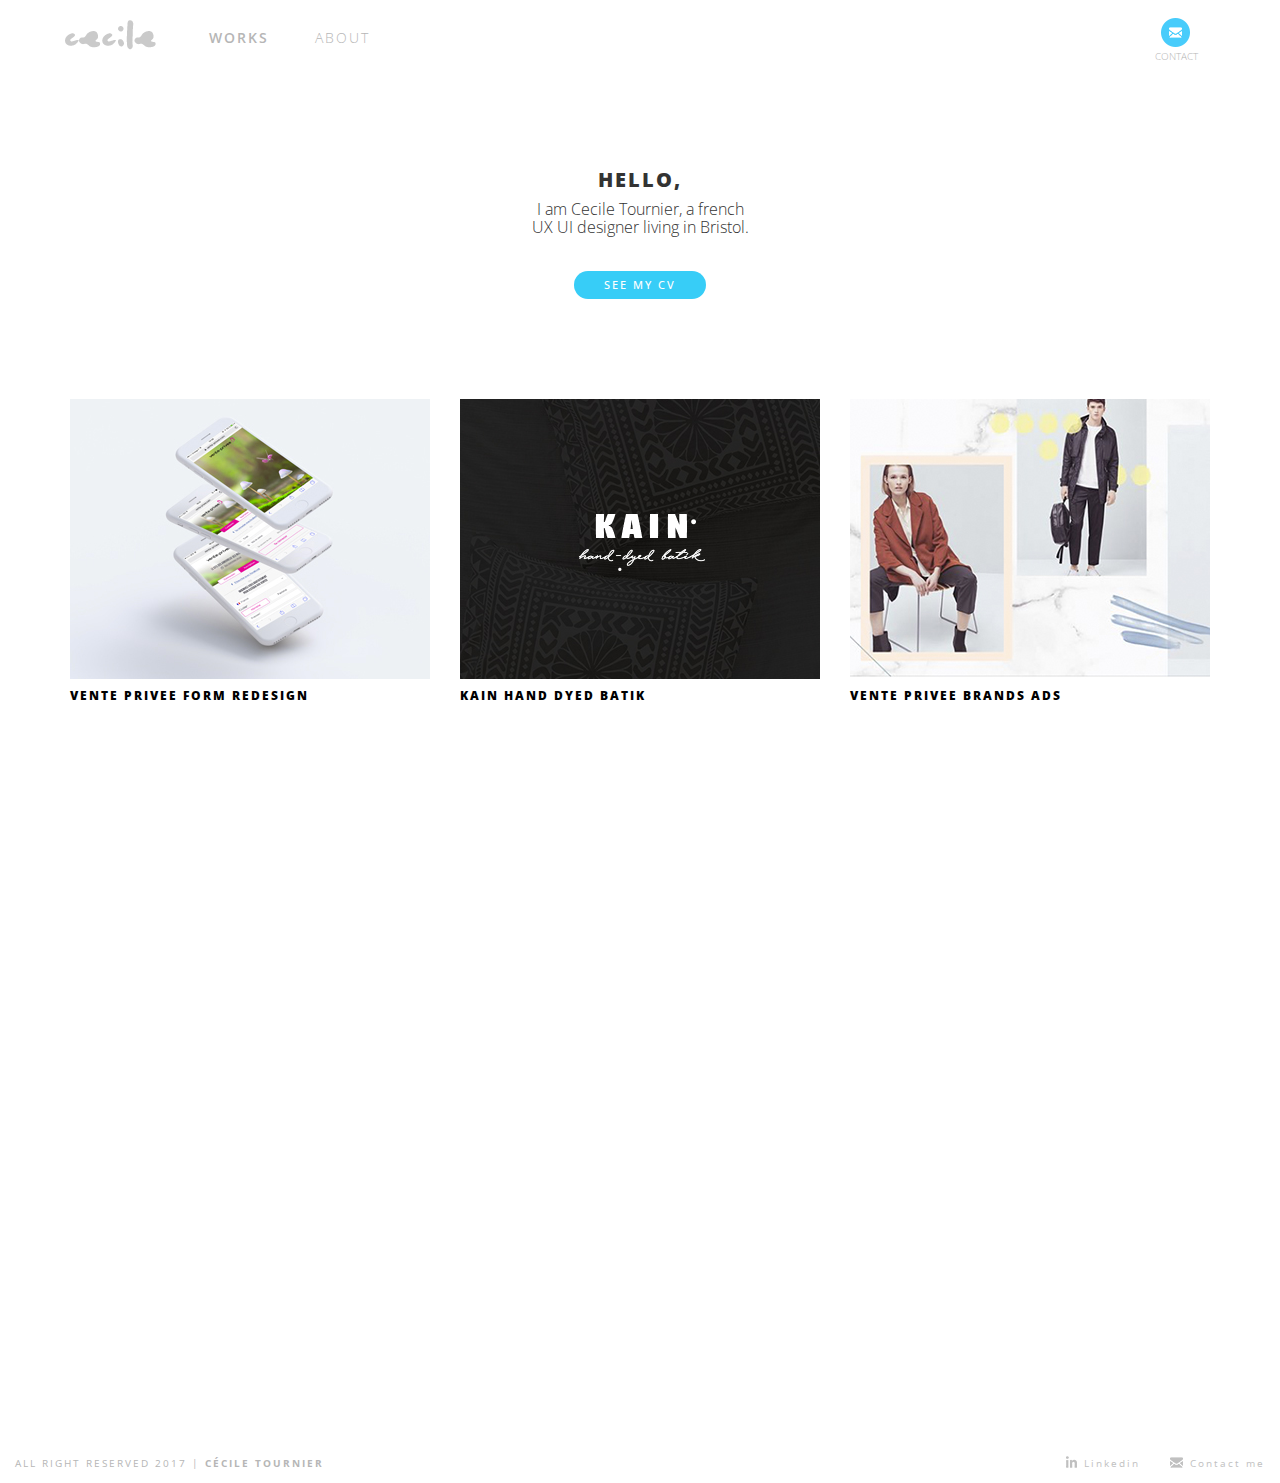
<file: index.html>
<!DOCTYPE html>
<html class="page-work" lang="fr">

<head>
    <meta charset="UTF-8">
    <meta http-equiv="X-UA-Compatible" content="IE=edge">
    <meta name="viewport" content="width=device-width, initial-scale=1">
    <title>Cecile Tournier | webdesigner-graphiste </title>

    <link href="css/bootstrap.css" rel="stylesheet"/>
    <link rel="stylesheet" href="css/css.css" />
    <link href="https://fonts.googleapis.com/css?family=Open+Sans:300,400,600,700,800" rel="stylesheet"> 

    <!-- HTML5 shim and Respond.js for IE8 support of HTML5 elements and media queries -->
    <!-- WARNING: Respond.js doesn't work if you view the page via file:// -->
    <!--[if lt IE 9]>
      <script src="https://oss.maxcdn.com/html5shiv/3.7.2/html5shiv.min.js"></script>
      <script src="https://oss.maxcdn.com/respond/1.4.2/respond.min.js"></script>
    <![endif]-->
    <!-- Global site tag (gtag.js) - Google Analytics -->
    <script async src="https://www.googletagmanager.com/gtag/js?id=UA-111014918-1"></script>
    <script>
    window.dataLayer = window.dataLayer || [];
    function gtag(){dataLayer.push(arguments);}
    gtag('js', new Date());

    gtag('config', 'UA-111014918-1');
    </script>

</head>

<body>
    <header>
        <div class="container">
            <div class="row">
                <div class="col-lg-11 col-md-11 col-sm-11 col-xs-11 hidden-xs">
                    <ul class="list-unstyled list-inline menu">
                        <li id="logo"><a href="index.html"><img class="logo-quality" src="images/logo.png" alt="Cécile"/></a></li>
                        <li><a href="index.html"><h1>WORKS</h1></a></li>
                        <li><a href="about.html">ABOUT</a></li>
                    </ul>   
                </div>

                <div class="col-lg-1 col-md-1 col-sm-1 col-xs-1 contact hidden-xs">                                    
                    <a href="contact.html">
                        <img src="images/mail.png" alt="mail"/>            
                        <span>CONTACT</span>
                    </a>             
                </div>

                <div class="col-xs-6 hidden-lg hidden-md hidden-sm responsive-menu-header">
                    <a href="index.html"><img src="images/logo-responsive.png" alt="Cécile"/></a>
                </div>

                <div class="col-xs-6 hidden-lg hidden-md hidden-sm responsive-menu-header text-right">
                    <img class="menu-responsive" src="images/menu-responsive.png" alt="Menu" onclick="openNav()"/>
                </div>

                <div id="mySidenav" class="sidenav hidden-lg hidden-md hidden-sm">
                    <a href="javascript:void(0)" class="closebtn" onclick="closeNav()">&times;</a>
                    <a href="index.html">
                        <img src="images/responsive-menu-work@2x.png" class="margin-image-menu-responsive image-menu-responsive-work" alt=""/>WORK</a>
                    <a href="about.html">
                        <img src="images/responsive-menu-about@2x.png" class="margin-image-menu-responsive image-menu-responsive-about" alt=""/>ABOUT</a>
                    <a href="contact.html">
                        <img src="images/responsive-menu-contact@2x.png" class="margin-image-menu-responsive image-menu-responsive-contact" alt=""/>CONTACT</a>
                    <a href="images/cv-english-design.pdf">
                        <img src="images/responsive-menu-cv@2x.png" class="margin-image-menu-responsive image-menu-responsive-cv" alt=""/>MY CV</a>
                </div>

            </div>
        </div>
    </header>
    <div class="wrapper">
        <div class="container">

            <div class="row presentation-index">
                <div class="col-lg-12 col-md-12 col-sm-12 col-xs-12 text-center">
                    <p class="hello-presentation"><em>Hello,</em></p><p>I am Cecile Tournier, a french</p><p>UX UI designer living in Bristol.</p></br>
                    <button class="button-contact-me" onclick="window.open('images/cv-english-design.pdf')">SEE MY CV</button>
                </div>

            </div>

            <div class="row">
                <div class="col-lg-4 col-md-4 col-sm-6 col-xs-12 hidemo">
                    <a href="vente-privee-redesign.html"><img class="img-responsive" src="images/vente-privee-redesign.jpg"/>
                    <h2 class="first">VENTE PRIVEE FORM REDESIGN</h2></a>
                </div>
                <div class="col-lg-4 col-md-4 col-sm-6 col-xs-12 hidemo">
                    <a href="kain.html"><img class="img-responsive" src="images/kain.jpg"/>
                    <h2>KAIN HAND DYED BATIK</h2></a>
                </div>
                <div class="col-lg-4 col-md-4 col-sm-6 col-xs-12 hidemo">
                    <a href="vente-privee-brands-ads.html"><img class="img-responsive" src="images/vente-privee-brands-ads.jpg"/>
                    <h2>VENTE PRIVEE BRANDS ADS</h2></a>
                </div>
        
                <div class="col-lg-4 col-md-4 col-sm-6 col-xs-12 hideme">
                    <a href="#"><img class="img-responsive" src="images/la-langue-vivante.jpg"/>
                    <h2>LA LANGUE VIVANTE</h2></a>
                </div>
                <div class="col-lg-4 col-md-4 col-sm-6 col-xs-12 hideme">
                    <a href="#"><img class="img-responsive" src="images/savencia-fromage-dairy.jpg"/>
                    <h2>SAVENCIA FROMAGE & DAIRY</h2></a>
                </div>
                <div class="col-lg-4 col-md-4 col-sm-6 col-xs-12 hideme">
                    <a href="#"><img class="img-responsive" src="images/concept-wood.jpg"/>
                    <h2>CONCEPT WOOD</h2></a>
                </div>
        
                <div class="col-lg-4 col-md-4 col-sm-6 col-xs-12 hideme">
                    <a href="#"><img class="img-responsive" src="images/usee-handball.jpg"/>
                    <h2>USEE HANDBALL</h2></a>
                </div>
                <div class="col-lg-4 col-md-4 col-sm-6 col-xs-12 hideme">
                    <a href="#"><img class="img-responsive" src="images/swouitch.jpg"/>
                    <h2>SWOUITCH </h2></a>
                </div>
                <div class="col-lg-4 col-md-4 col-sm-6 col-xs-12 hideme">
                    <a href="#"><img class="img-responsive" src="images/studio-pantone-fb-ads.jpg"/>
                    <h2>STUDIO PANTONE ADS</h2></a>
                </div>
            </div>
        </div>

        <footer class="container">
            <div class="row">
                <div class="col-lg-6 col-md-6 col-sm-6 hidden-xs">
                ALL RIGHT RESERVED 2017 | <em>CÉCILE TOURNIER</em>
                </div>

                <div class="col-lg-6 col-md-6 col-sm-6 text-right hidden-xs">
                    <!--<a href="#"><img src="images/be-footer.png" alt="Behance"/></a>!-->
                    <a href="https://www.linkedin.com/in/c%C3%A9cile-tournier-760920b4/" target="_blank"><img src="images/in-footer.png" alt="Linkedin"/> Linkedin</a>
                    <a href="contact.html"><img src="images/mail-footer.png" alt="Contact me"/> Contact me</a>
                </div>

                <div class="col-xs-12 text-center hidden-lg hidden-sm hidden-md">
                ALL RIGHT RESERVED 2017 | <em>CÉCILE TOURNIER</em>
                </div>

            </div>
        </footer>
    </div>

    <!-- jQuery (necessary for Bootstrap's JavaScript plugins) -->
    <script src="js/jquery-1.11.3.min.js"></script>


    <!-- Include all compiled plugins (below), or include individual files as needed -->
    <script src="js/bootstrap.js"></script>


    <script>
    $(document).ready(function() {
    
    /* Every time the window is scrolled ... */
    $(window).scroll( function(){
    
        /* Check the location of each desired element */
        $('.hideme').each( function(i){
            
            var bottom_of_object = $(this).offset().top + $(this).outerHeight();
            var bottom_of_window = $(window).scrollTop() + $(window).height();
            
            /* If the object is completely visible in the window, fade it it */
            if( bottom_of_window > bottom_of_object ){
                
                $(this).animate({'opacity':'1'},500);
                    
            }
            
        }); 
    
    });
    
    });
     </script>

     <script>
    function openNav() {
    document.getElementById("mySidenav").style.width = "250px";
    }

    function closeNav() {
        document.getElementById("mySidenav").style.width = "0";
    }
    </script>



</body>

</html>
</file>
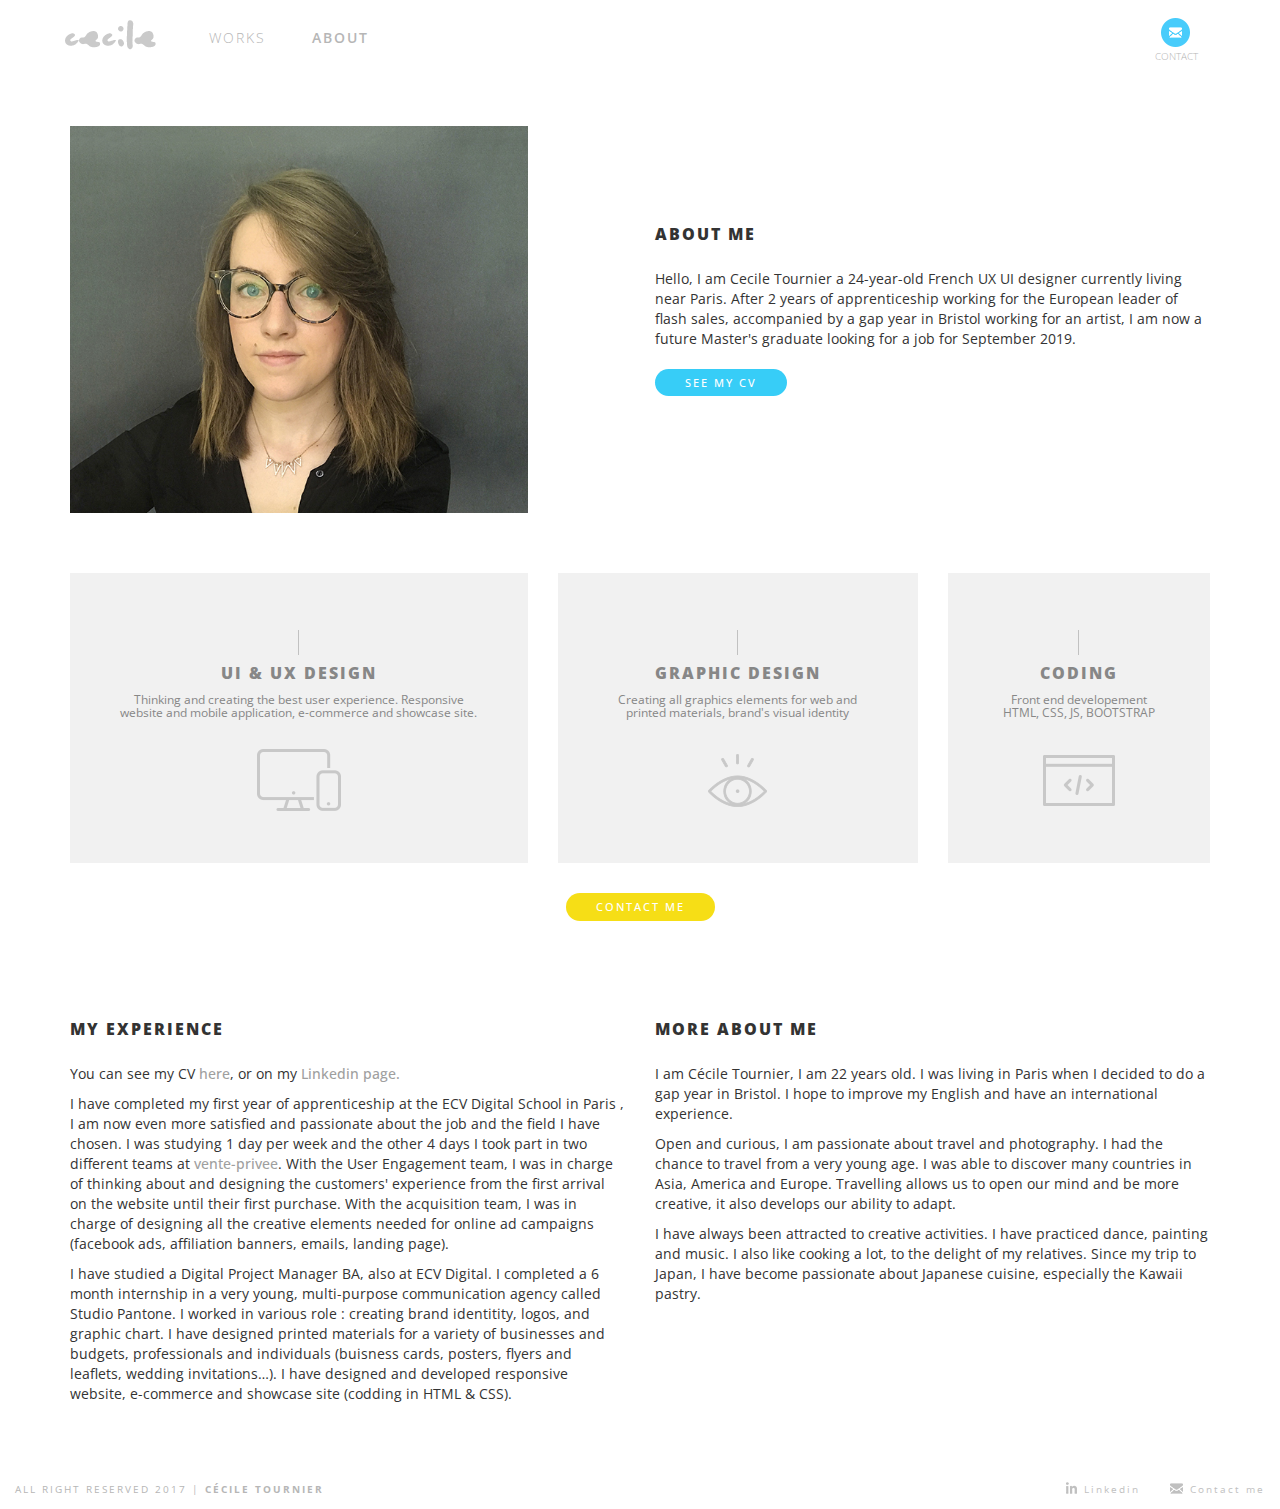
<file: about.html>
<!DOCTYPE html>
<html class="page-about" lang="fr">

<head>
    <meta charset="UTF-8">
    <meta http-equiv="X-UA-Compatible" content="IE=edge">
    <meta name="viewport" content="width=device-width, initial-scale=1">
    <title>Cecile Tournier | webdesigner-graphiste </title>

    <link href="css/bootstrap.css" rel="stylesheet"/>
    <link rel="stylesheet" href="css/css.css" />
    <link href="https://fonts.googleapis.com/css?family=Open+Sans:300,400,600,700,800" rel="stylesheet"> 
    <link rel="shortcut icon" href="images/favicon.ico" type="image/x-icon">
    <link rel="icon" href="images/favicon.ico" type="image/x-icon">

    <!-- HTML5 shim and Respond.js for IE8 support of HTML5 elements and media queries -->
    <!-- WARNING: Respond.js doesn't work if you view the page via file:// -->
    <!--[if lt IE 9]>
      <script src="https://oss.maxcdn.com/html5shiv/3.7.2/html5shiv.min.js"></script>
      <script src="https://oss.maxcdn.com/respond/1.4.2/respond.min.js"></script>
    <![endif]-->

    <script async src="https://www.googletagmanager.com/gtag/js?id=UA-111014918-1"></script>
    <script>
    window.dataLayer = window.dataLayer || [];
    function gtag(){dataLayer.push(arguments);}
    gtag('js', new Date());

    gtag('config', 'UA-111014918-1');
    </script>
    
</head>

<body>
    <header>
        <div class="container">
            <div class="row">
                <div class="col-lg-11 col-md-11 col-sm-11 col-xs-11 hidden-xs">
                    <ul class="list-unstyled list-inline menu">
                        <li id="logo"><a href="index.html"><img src="images/logo.png" alt="Cécile"/></a></li>
                        <li><a href="index.html">WORKS</a></li>
                        <li><a href="about.html"><h1>ABOUT</h1></a></li>
                    </ul>   
                </div>

                <div class="col-lg-1 col-md-1 col-sm-1 col-xs-1 contact hidden-xs">                                    
                    <a href="contact.html">
                        <img src="images/mail.png" alt="mail"/>            
                        <span>CONTACT</span>
                    </a>             
                </div>

                <div class="col-xs-6 hidden-lg hidden-md hidden-sm responsive-menu-header">
                    <a href="index.html"><img src="images/logo-responsive.png" alt="Cécile"/></a>
                </div>

                <div class="col-xs-6 hidden-lg hidden-md hidden-sm responsive-menu-header text-right">
                    <img class="menu-responsive" src="images/menu-responsive.png" alt="Menu" onclick="openNav()"/>
                </div>

                <div id="mySidenav" class="sidenav hidden-lg hidden-md hidden-sm">
                    <a href="javascript:void(0)" class="closebtn" onclick="closeNav()">&times;</a>
                    <a href="index.html">
                        <img src="images/responsive-menu-work@2x.png" class="margin-image-menu-responsive image-menu-responsive-work" alt=""/>WORK</a>
                    <a href="about.html">
                        <img src="images/responsive-menu-about@2x.png" class="margin-image-menu-responsive image-menu-responsive-about" alt=""/>ABOUT</a>
                    <a href="contact.html">
                        <img src="images/responsive-menu-contact@2x.png" class="margin-image-menu-responsive image-menu-responsive-contact" alt=""/>CONTACT</a>
                    <a href="images/cv-english-design.pdf">
                        <img src="images/responsive-menu-cv@2x.png" class="margin-image-menu-responsive image-menu-responsive-cv" alt=""/>MY CV</a>
                </div>

            </div>
        </div>
    </header>

    <div class="wrapper">
        <div class="container">

            <div class="row">
                <div class="col-lg-5 col-md-5 col-sm-5 col-xs-12 hidden-sm">
                    <img class="photo-moi img-responsive" src="images/photo.jpg" alt="Cécile Tournier"/>
                </div>

                <div class="col-lg-5 col-md-5 col-sm-5 col-xs-5 hidden-lg hidden-md hidden-xs">
                    <img class="photo-moi img-responsive" src="images/photo-responsive.jpg" alt="Cécile Tournier"/>
                </div>

                <div class="col-lg-6 col-md-6 col-sm-6 col-xs-12 col-lg-offset-1 col-md-offset-1 col-sm-offset-1 em-about">
                    <h2>ABOUT ME</h2>
                    <p>Hello, I am Cecile Tournier a 24-year-old French UX UI designer currently living near Paris. After 2 years of apprenticeship working for the European leader of flash sales, accompanied by a gap year in Bristol working for an artist, I am now a future Master's graduate looking for a job for September 2019.</em></p>
                    <button class="button-contact-me button-CV-me" onclick="window.open('images/cv-english-design.pdf')">SEE MY CV</button>
                </div>
            </div>

            <div class="row">
                <div class="col-lg-5 col-md-5 col-sm-12 col-xs-12 text-center">
                    <div class="competences competences-webd">
                        <img src="images/filet.png" class="hidden-xs">
                        <h2>UI & UX DESIGN</h2>
                        <p>Thinking and creating the best user experience. Responsive website and mobile application, e-commerce and showcase site.</p>
                        <img src="images/webdesign.png">
                    </div>
                </div>

                <div class="col-lg-4 col-md-4 col-sm-7 col-xs-12 text-center">
                    <div class="competences competences-graphic">
                        <img src="images/filet.png" class="hidden-xs">
                        <h2>GRAPHIC DESIGN</h2>
                        <p>Creating all graphics elements for web and printed materials, brand's visual identity </p>
                        <img src="images/graphic.png">
                    </div>
                </div>

                <div class="col-lg-3 col-md-3 col-sm-5 col-xs-12 text-center">
                    <div class="competences competences-coding">
                        <img src="images/filet.png" class="hidden-xs">
                        <h2>CODING</h2>
                        <p>Front end developement HTML, CSS, JS, BOOTSTRAP</p>
                        <img src="images/coding.png">
                    </div>
                </div>
            </div>

            <div class="row">
                <div class="col-lg-12 col-md-12 col-sm-12 col-xs-12 text-center">
                    <button class="button-contact-me button-contact-me-blue" onclick="window.open('contact.html')">CONTACT ME</button>
                </div>
            </div>

            <div class="row">
                <div class="col-lg-6 col-md-6 col-sm-12 col-xs-12 margin-top-sm-plus margin_bottom_70_lg">
                    <h2>MY EXPERIENCE</h2>
        
                    <p>You can see my CV <a href="images/cv-english-design.pdf" target="_blank">here</a>, or on my <a href="https://www.linkedin.com/in/c%C3%A9cile-tournier-760920b4/" target="_blank">Linkedin page.</a><p>
                    <p>I have completed my first year of apprenticeship at the ECV Digital School in Paris , I am now even more satisfied and passionate about the job and the field I have chosen. I was studying 1 day per week and the other 4 days I took part in two different teams at <a href="http://en.vente-privee.com/registration/AboutUs?CountryCode=EN" target="_blank">vente-privee</a>. With the User Engagement team, I was in charge of thinking about and designing the customers' experience from the first arrival on the website until their first purchase. With the acquisition team, I was in charge of designing all the creative elements needed for online ad campaigns (facebook ads, affiliation banners, emails, landing page).</p>
                    <p>I have studied a Digital Project Manager BA, also at ECV Digital. I completed a 6 month internship in a very young, multi-purpose communication agency called Studio Pantone. I worked in various role : creating brand identitity, logos, and graphic chart. I have designed printed materials for a variety of businesses and budgets, professionals and individuals (buisness cards, posters, flyers and leaflets, wedding invitations…). I have designed and developed responsive website, e-commerce and showcase site (codding in HTML & CSS).</p>

                </div>

                <div class="col-lg-6 col-md-6 col-sm-12 col-xs-12 margin-top-sm margin_bottom_70_sm">
                    <h2>MORE ABOUT ME</h2>

                    <p>I am Cécile Tournier, I am 22 years old. I was living in Paris when I decided to do a gap year in Bristol. I hope to improve my English and have an international experience.</p>
                    <p>Open and curious, I am passionate about travel and photography. I had the chance to travel from a very young age. I was able to discover many countries in Asia, America and Europe. Travelling allows us to open our mind and be more creative, it also develops our ability to adapt.</p>
                    <p>I have always been attracted to creative activities. I have practiced dance, painting and music. I also like cooking a lot, to the delight of my relatives. Since my trip to Japan, I have become passionate about Japanese cuisine, especially the Kawaii pastry.</p>

                </div>
            </div>

        </div>

        
        <footer class="container">
            <div class="row">
                <div class="col-lg-6 col-md-6 col-sm-6 hidden-xs">
                ALL RIGHT RESERVED 2017 | <em>CÉCILE TOURNIER</em>
                </div>

                <div class="col-lg-6 col-md-6 col-sm-6 text-right hidden-xs">
                    <!--<a href="#"><img src="images/be-footer.png" alt="Behance"/></a>!-->
                    <a href="https://www.linkedin.com/in/c%C3%A9cile-tournier-760920b4/" target="_blank"><img src="images/in-footer.png" alt="Linkedin"/> Linkedin</a>
                    <a href="contact.html"><img src="images/mail-footer.png" alt="Contact me"/> Contact me</a>
                </div>

                <div class="col-xs-12 text-center hidden-lg hidden-sm hidden-md">
                ALL RIGHT RESERVED 2017 | <em>CÉCILE TOURNIER</em>
                </div>
            </div>
        </footer>
        
    </div>


    <script>
    function openNav() {
    document.getElementById("mySidenav").style.width = "250px";
    }

    function closeNav() {
        document.getElementById("mySidenav").style.width = "0";
    }
    </script>

</body>

</html>
</file>
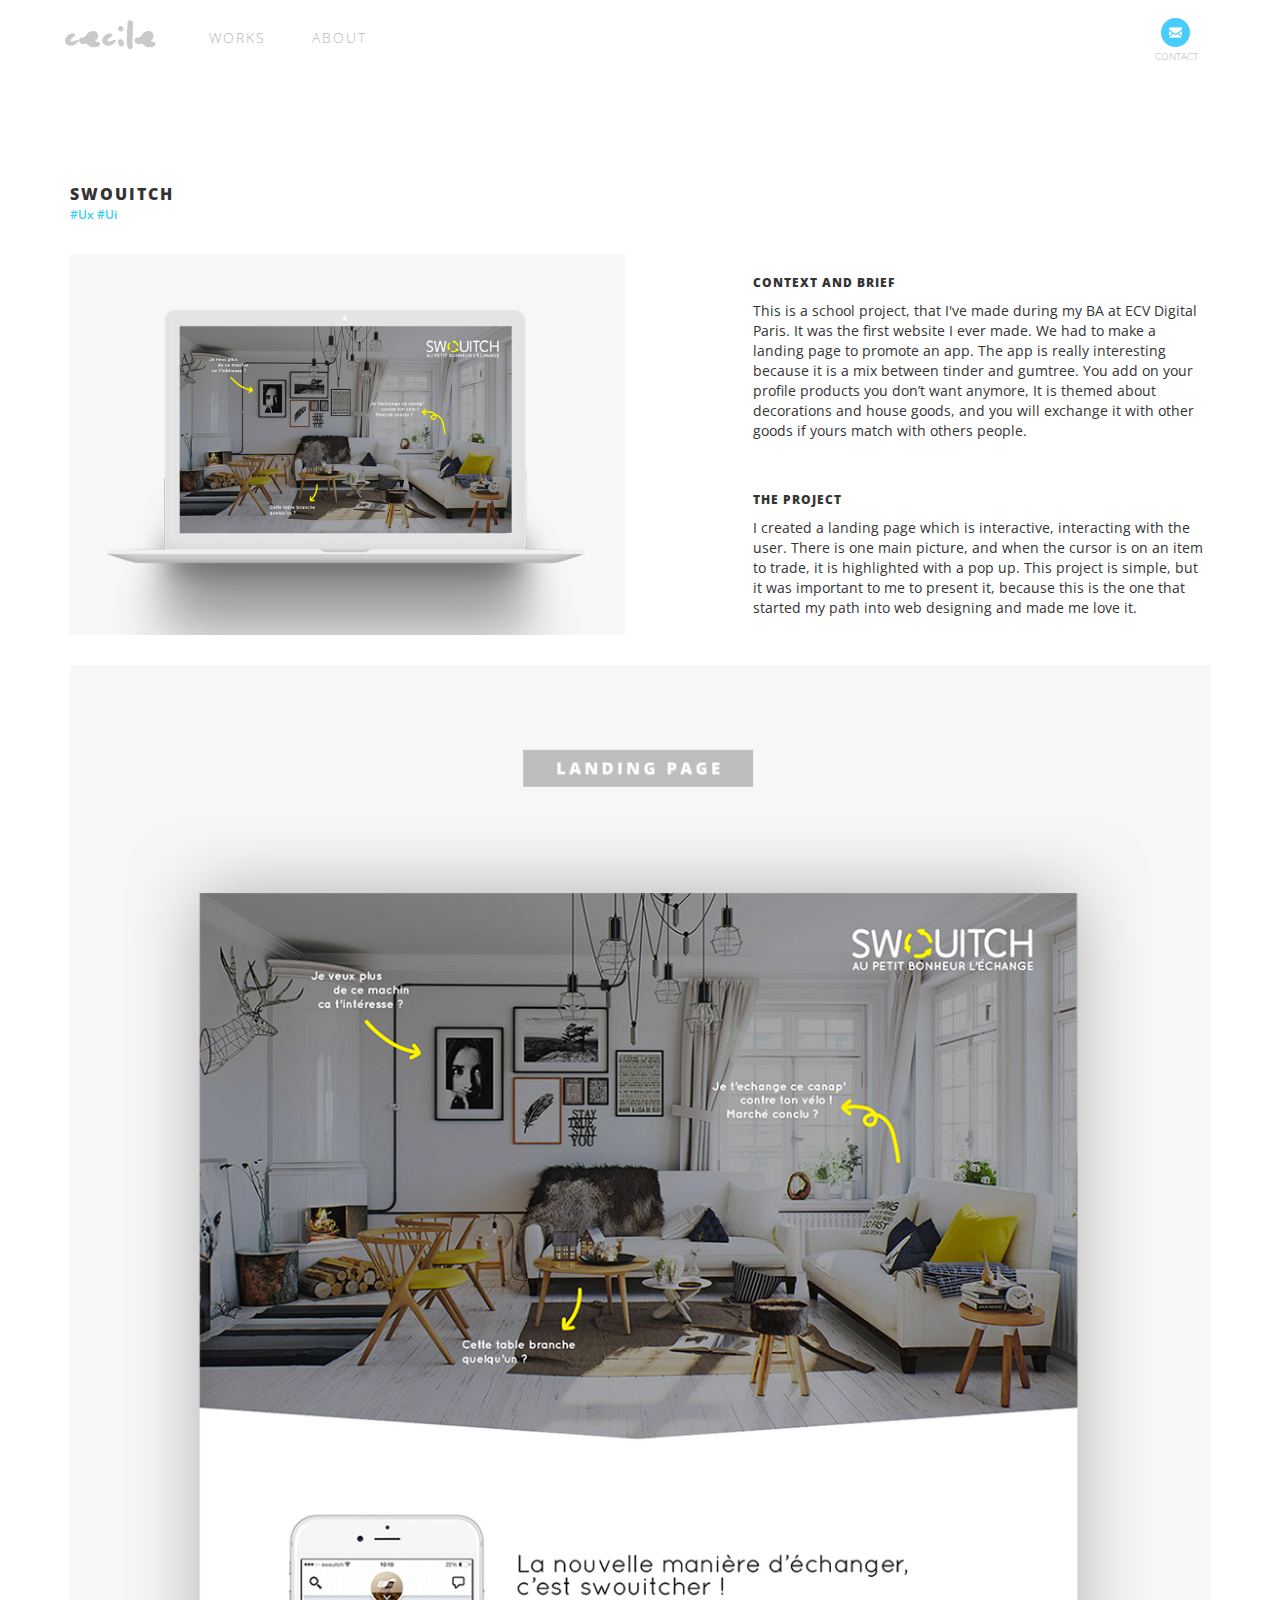
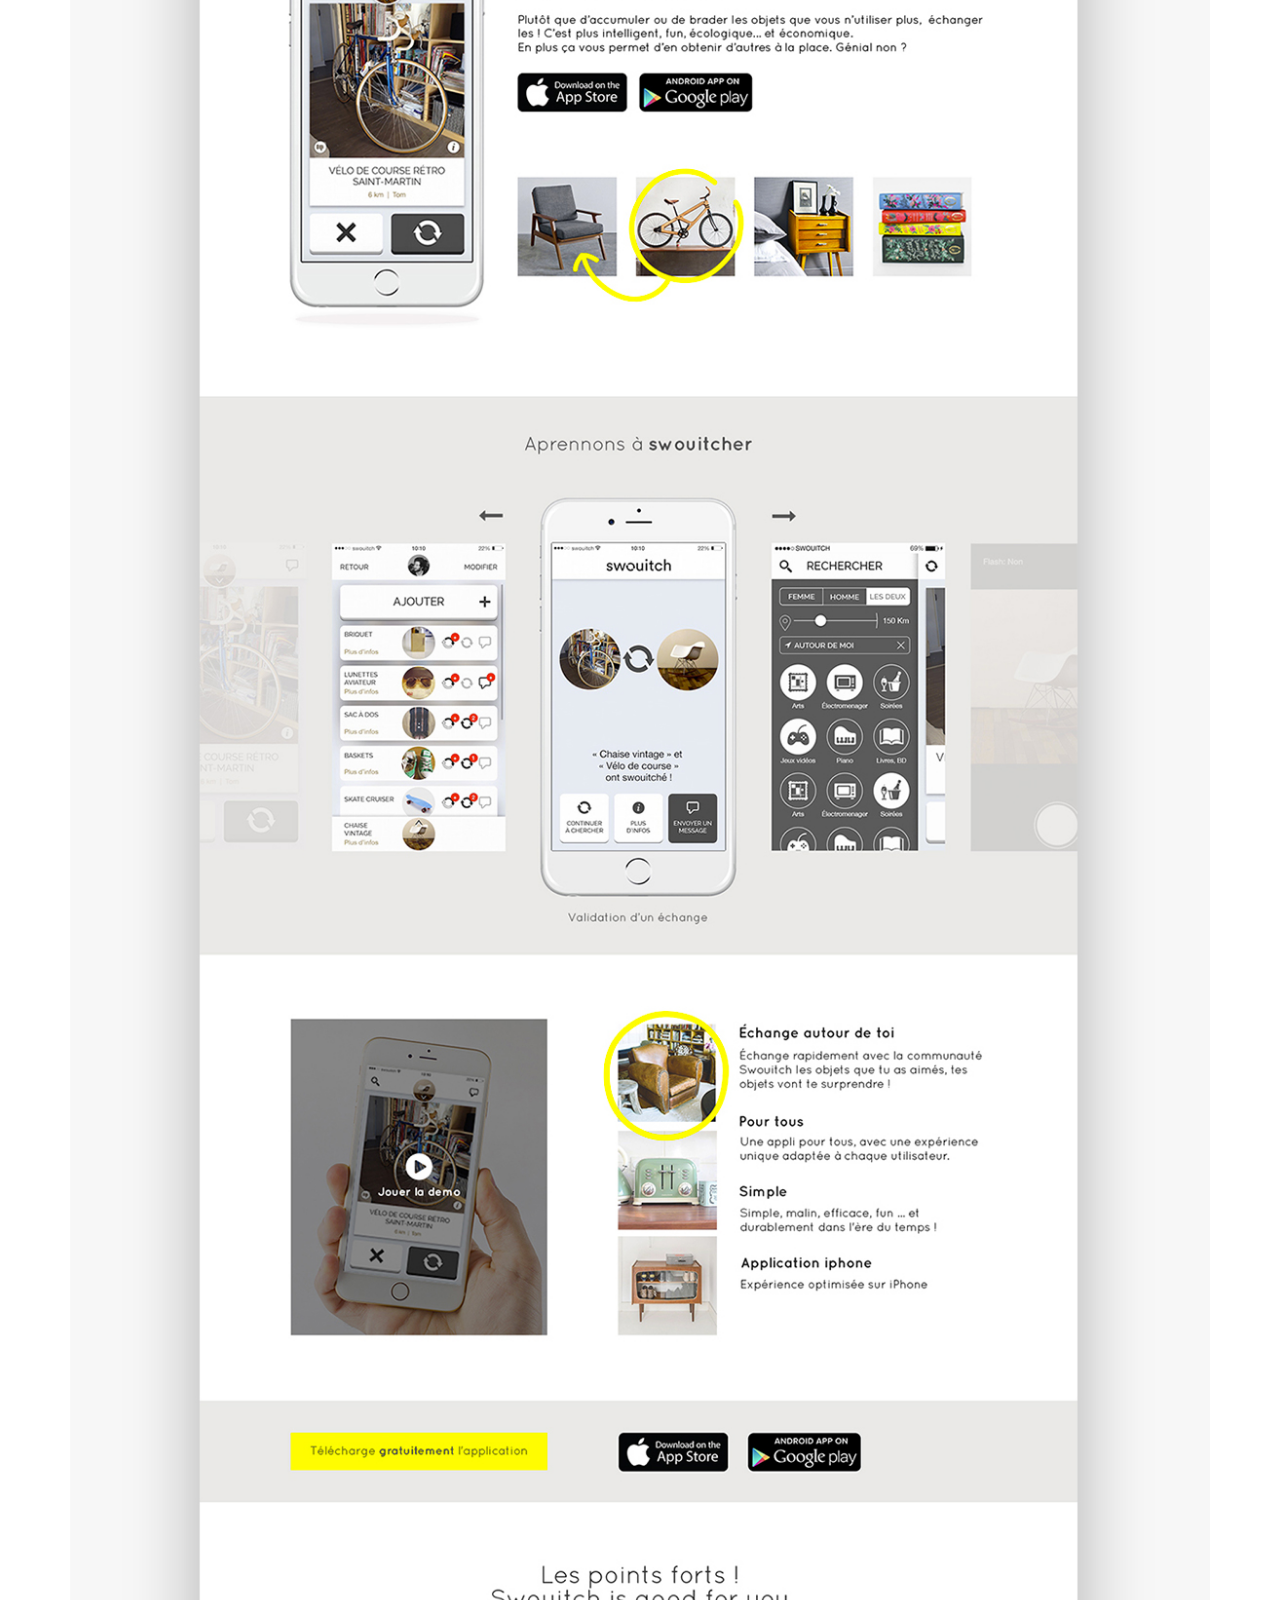
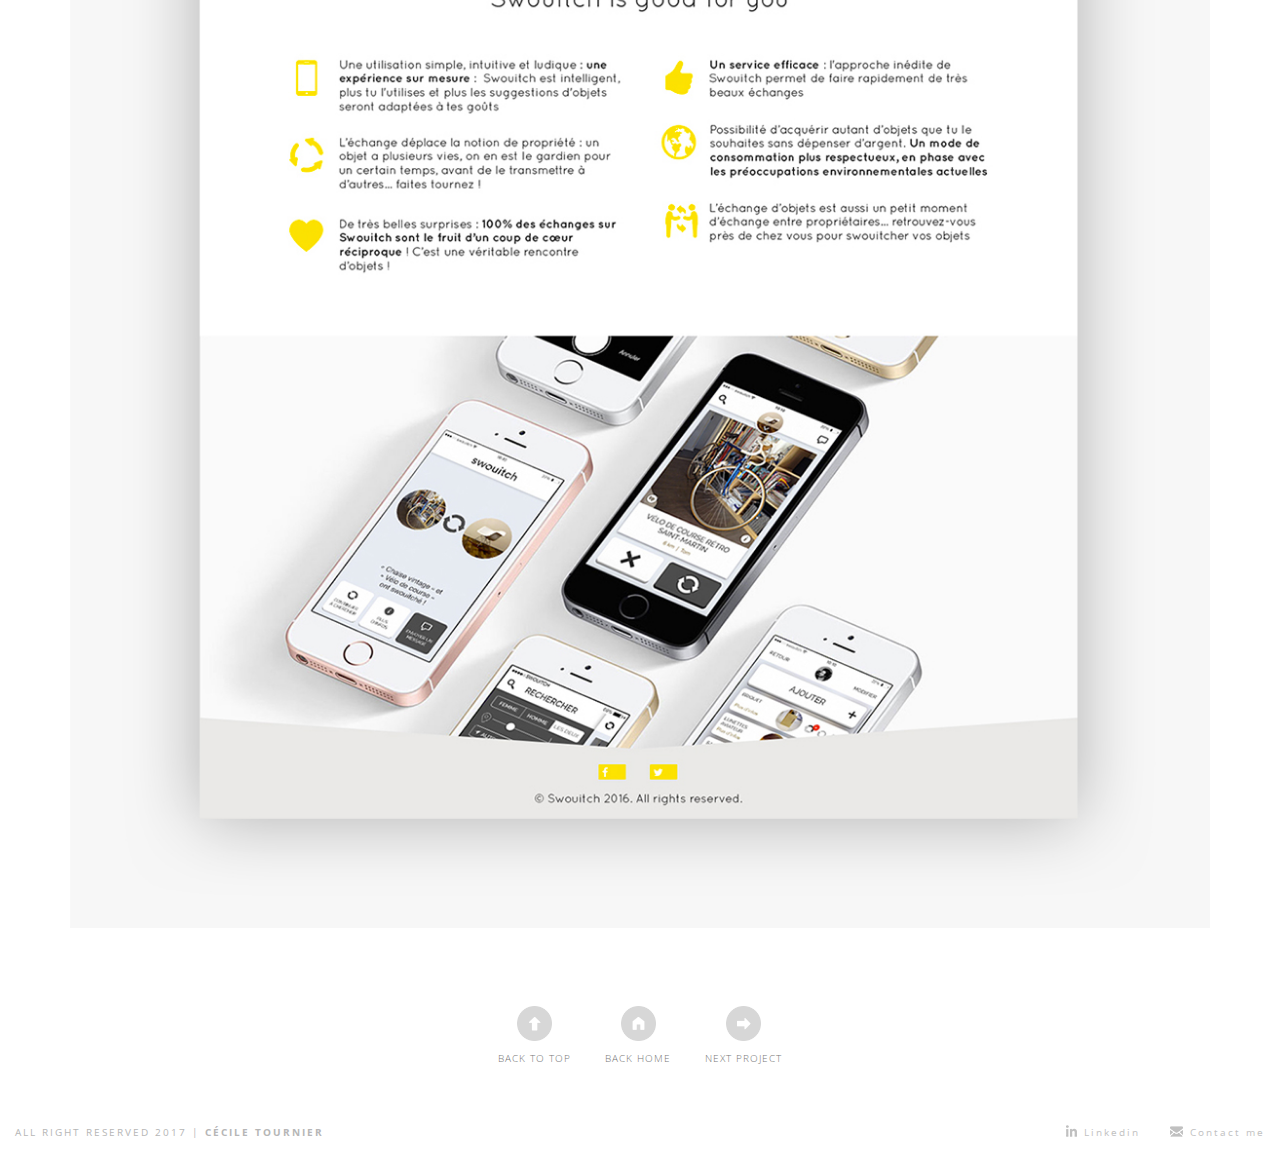
<file: swouitch.html>
<!DOCTYPE html>
<html class="page-projets" lang="fr">

<head>
    <meta charset="UTF-8">
    <meta http-equiv="X-UA-Compatible" content="IE=edge">
    <meta name="viewport" content="width=device-width, initial-scale=1">
    <title>Cecile Tournier | webdesigner-graphiste </title>

    <link href="css/bootstrap.css" rel="stylesheet"/>
    <link rel="stylesheet" href="css/css.css" />
    <link href="https://fonts.googleapis.com/css?family=Open+Sans:300,400,600,700,800" rel="stylesheet"> 
    <link rel="shortcut icon" href="images/favicon.ico" type="image/x-icon">
    <link rel="icon" href="images/favicon.ico" type="image/x-icon">

    <!-- HTML5 shim and Respond.js for IE8 support of HTML5 elements and media queries -->
    <!-- WARNING: Respond.js doesn't work if you view the page via file:// -->
    <!--[if lt IE 9]>
      <script src="https://oss.maxcdn.com/html5shiv/3.7.2/html5shiv.min.js"></script>
      <script src="https://oss.maxcdn.com/respond/1.4.2/respond.min.js"></script>
    <![endif]-->

    <script async src="https://www.googletagmanager.com/gtag/js?id=UA-111014918-1"></script>
    <script>
    window.dataLayer = window.dataLayer || [];
    function gtag(){dataLayer.push(arguments);}
    gtag('js', new Date());

    gtag('config', 'UA-111014918-1');
    </script>
    
</head>

<body>
    <header>
        <div class="container">
            <div class="row">
                <div class="col-lg-11 col-md-11 col-sm-11 col-xs-11 hidden-xs">
                    <ul class="list-unstyled list-inline menu">
                        <li id="logo"><a href="index.html"><img src="images/logo.png" alt="Cécile"/></a></li>
                        <li><a href="index.html">WORKS</a></li>
                        <li><a href="about.html">ABOUT</a></li>
                    </ul>   
                </div>

                <div class="col-lg-1 col-md-1 col-sm-1 col-xs-1 contact hidden-xs">                                    
                    <a href="contact.html">
                        <img src="images/mail.png" alt="mail"/>            
                        <span>CONTACT</span>
                    </a>             
                </div>

                <div class="col-xs-6 hidden-lg hidden-md hidden-sm responsive-menu-header">
                    <a href="index.html"><img src="images/logo-responsive.png" alt="Cécile"/></a>
                </div>

                <div class="col-xs-6 hidden-lg hidden-md hidden-sm responsive-menu-header text-right">
                    <img class="menu-responsive" src="images/menu-responsive.png" alt="Menu" onclick="openNav()"/>
                </div>

                <div id="mySidenav" class="sidenav hidden-lg hidden-md hidden-sm">
                    <a href="javascript:void(0)" class="closebtn" onclick="closeNav()">&times;</a>
                    <a href="index.html">
                        <img src="images/responsive-menu-work@2x.png" class="margin-image-menu-responsive image-menu-responsive-work" alt=""/>WORK</a>
                    <a href="about.html">
                        <img src="images/responsive-menu-about@2x.png" class="margin-image-menu-responsive image-menu-responsive-about" alt=""/>ABOUT</a>
                    <a href="contact.html">
                        <img src="images/responsive-menu-contact@2x.png" class="margin-image-menu-responsive image-menu-responsive-contact" alt=""/>CONTACT</a>
                    <a href="images/cv-english-design.pdf">
                        <img src="images/responsive-menu-cv@2x.png" class="margin-image-menu-responsive image-menu-responsive-cv" alt=""/>MY CV</a>
                </div>
            </div>
        </div>
    </header>
    <div class="wrapper">
        <div class="container projets-individuel">

            <div class="row">
                <div class="col-lg-12 col-md-12 col-sm-12 col-xs-12 em-about">
                    <h2>SWOUITCH</h2>
                    <em>#Ux #Ui</em>
                </div>
            </div>

            <div class="row">
                <div class="col-lg-6 col-md-6 col-sm-12 col-xs-12 hidden-md">
                    <img src="images/swouitch1.jpg" class="img-responsive margin-top-30" alt=""/>
                </div>

                 <div class="col-lg-6 col-md-6 col-sm-12 col-xs-12 hidden-xs hidden-lg hidden-sm">
                    <img src="images/swouitch1tablette.jpg" class="img-responsive margin-top-30" alt=""/>
                </div>

                <div class="col-lg-5 col-md-5 col-sm-12 col-xs-12 col-lg-offset-1 col-md-offset-1">

                    <p class="margin-top-50">CONTEXT AND BRIEF<p/>
                    <p>This is a school project, that I've made during my BA at ECV Digital Paris. It was the first website I ever made. We had to make a landing page to promote an app. The app is really interesting because it is a mix between tinder and gumtree. You add on your profile products you don’t want anymore, It is themed about decorations and house goods, and you will exchange it with other goods if yours match with others people.
</p>

                    <p class="margin-top-50">THE PROJECT<p/>
                    <p>I created a landing page which is interactive, interacting with the user. There is one main picture, and when the cursor is on an item to trade, it is highlighted with a pop up. This project is simple, but it was important to me to present it, because this is the one that started my path into web designing and made me love it.</p>

                </div>
            </div>

            <div class="row">
                <div class="col-lg-12 col-md-12 col-sm-12 col-xs-12 hidden-xs">
                    <img src="images/swouitchmain.jpg" class="img-responsive margin-top-30 margin-bottom-60" alt=""/>
                </div>

                <div class="col-lg-12 col-md-12 col-sm-12 col-xs-12 hidden-lg hidden-md hidden-sm">
                    <img src="images/swouitchmain-mobile.jpg" class="img-responsive margin-top-30 margin-bottom-60" alt=""/>
                </div>
            </div>


            <div class="row">
                <div class="col-lg-12 col-md-12 col-sm-12 col-xs-12 text-center">
                    <ul class="block-menu-projet">
                    <li class="elipse-projets">
                        <a href="#logo">
                            <img src="images/backtotop@2x.png" alt="mail"/>            
                            <span>BACK TO TOP</span>
                        </a> 
                    </li>

                    <li class="elipse-projets">
                        <a href="index.html">
                            <img src="images/backhome@2x.png" alt="mail"/>            
                            <span>BACK HOME</span>
                        </a> 
                    </li>

                    <li class="elipse-projets">
                        <a href="la-langue-vivante.html">
                            <img src="images/nextproject@2x.png" alt="mail"/>            
                            <span>NEXT PROJECT</span>
                        </a> 
                    </li>

                    </ul>

                </div>
            </div>
        </div>

        <footer class="container">
            <div class="row">
                <div class="col-lg-6 col-md-6 col-sm-6 hidden-xs">
                ALL RIGHT RESERVED 2017 | <em>CÉCILE TOURNIER</em>
                </div>

                <div class="col-lg-6 col-md-6 col-sm-6 text-right hidden-xs">
                    <!--<a href="#"><img src="images/be-footer.png" alt="Behance"/></a>!-->
                    <a href="https://www.linkedin.com/in/c%C3%A9cile-tournier-760920b4/" target="_blank"><img src="images/in-footer.png" alt="Linkedin"/> Linkedin</a>
                    <a href="contact.html"><img src="images/mail-footer.png" alt="Contact me"/> Contact me</a>
                </div>

                <div class="col-xs-12 text-center hidden-lg hidden-sm hidden-md">
                ALL RIGHT RESERVED 2017 | <em>CÉCILE TOURNIER</em>
                </div>

            </div>
        </footer>
    </div>

    <script>
    function openNav() {
    document.getElementById("mySidenav").style.width = "250px";
    }

    function closeNav() {
        document.getElementById("mySidenav").style.width = "0";
    }
    </script>

</body>

</html>
</file>
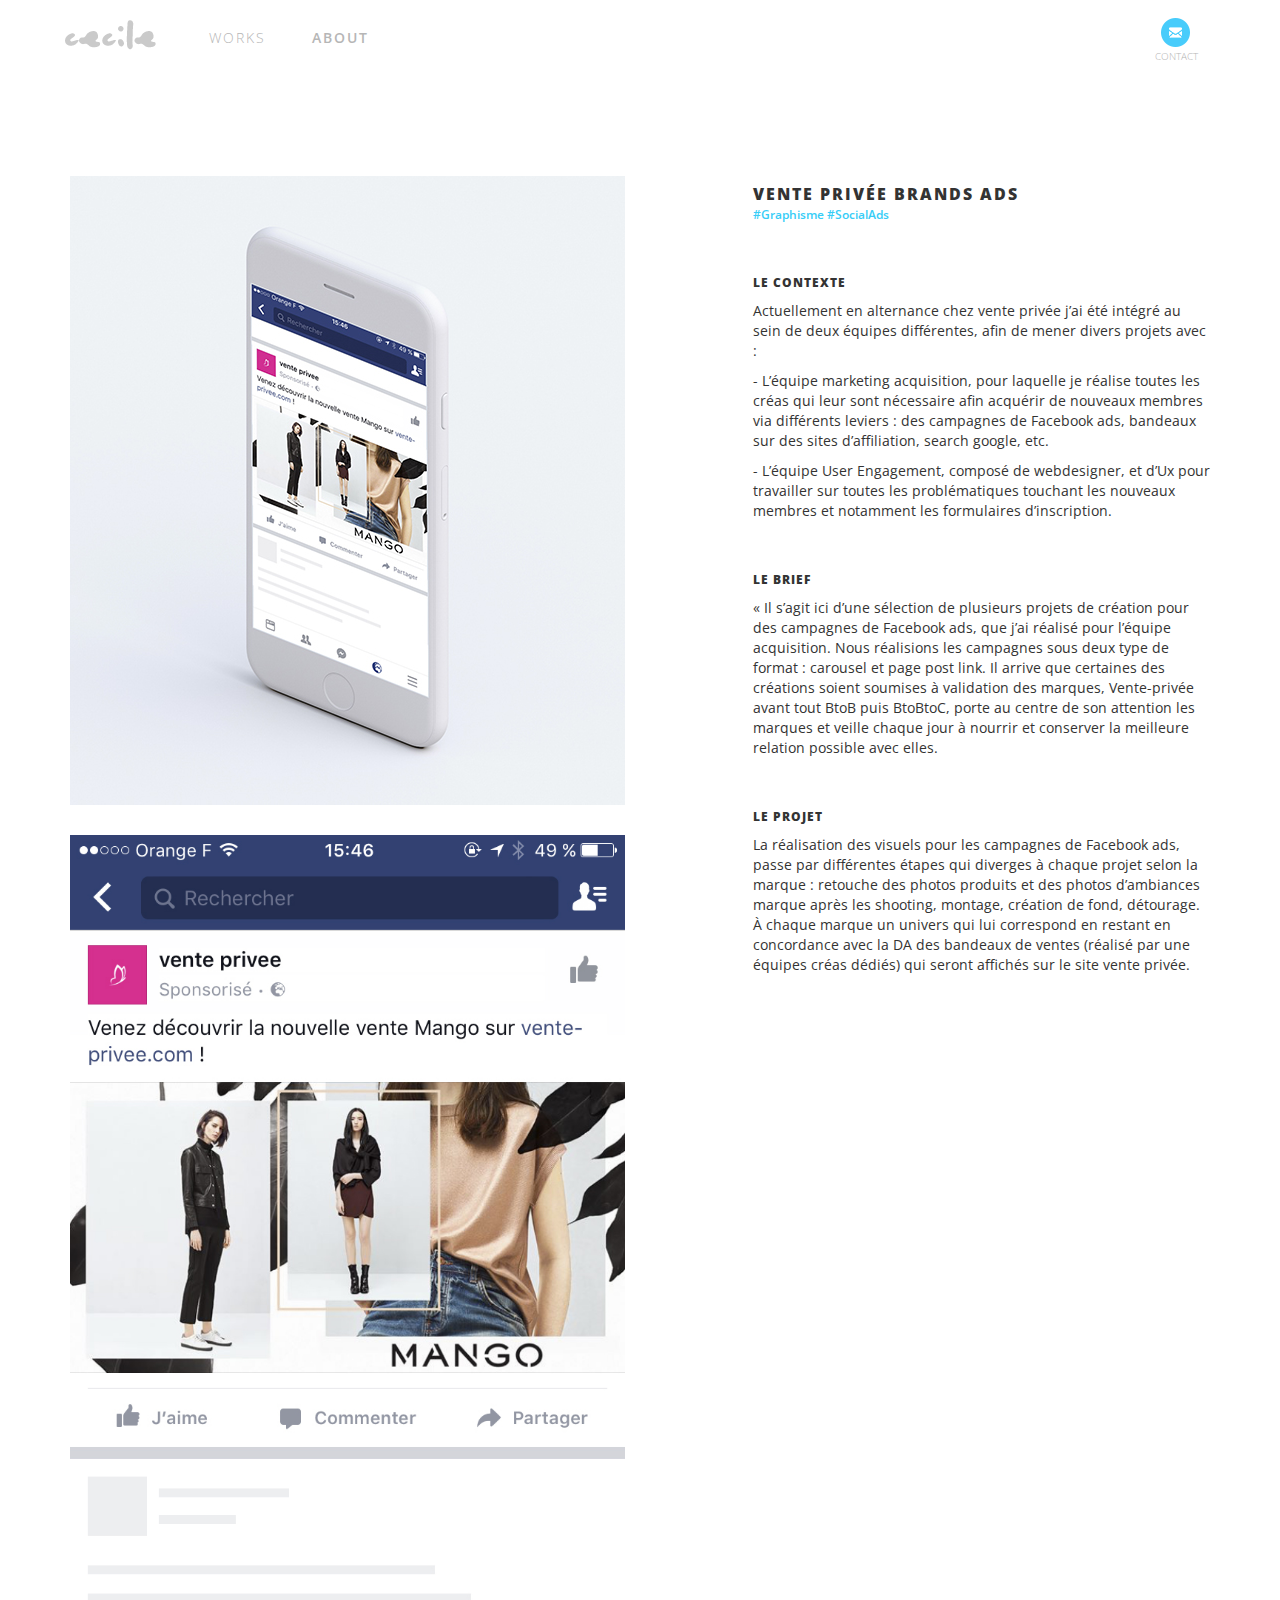
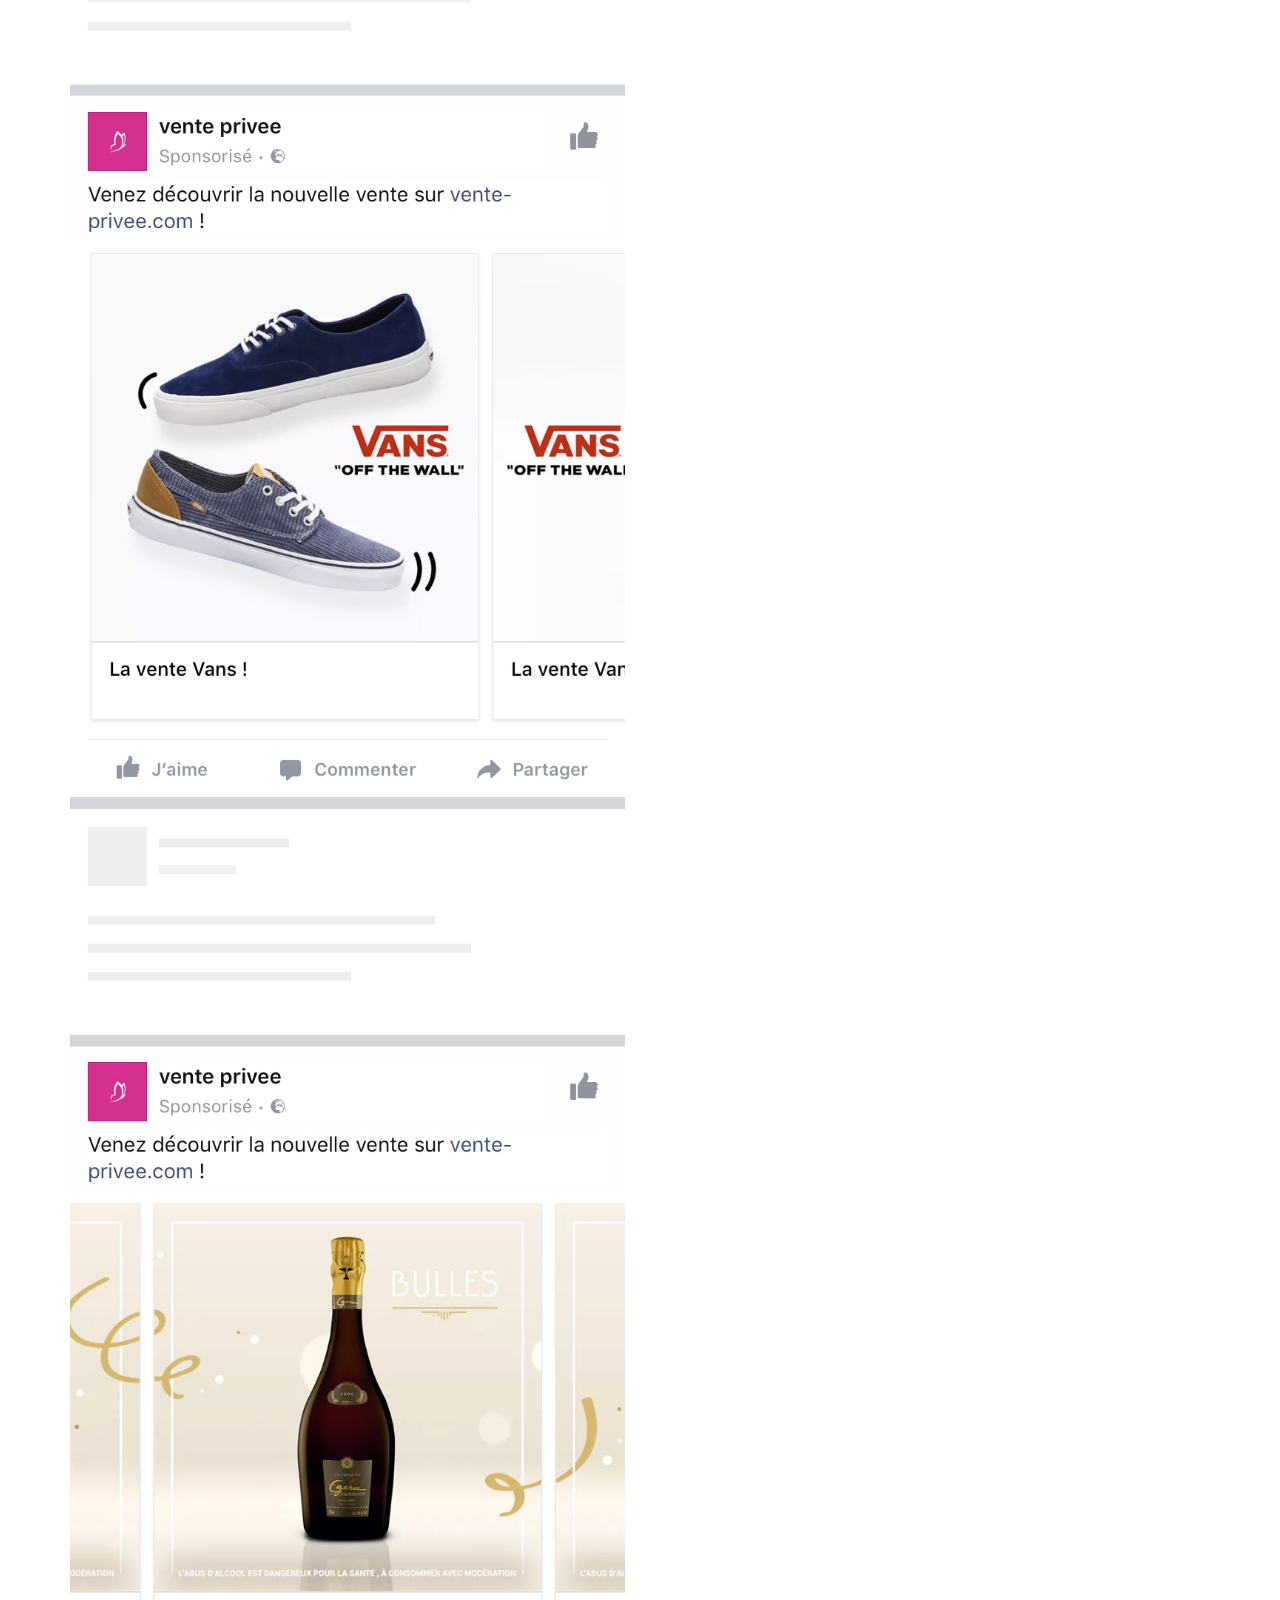
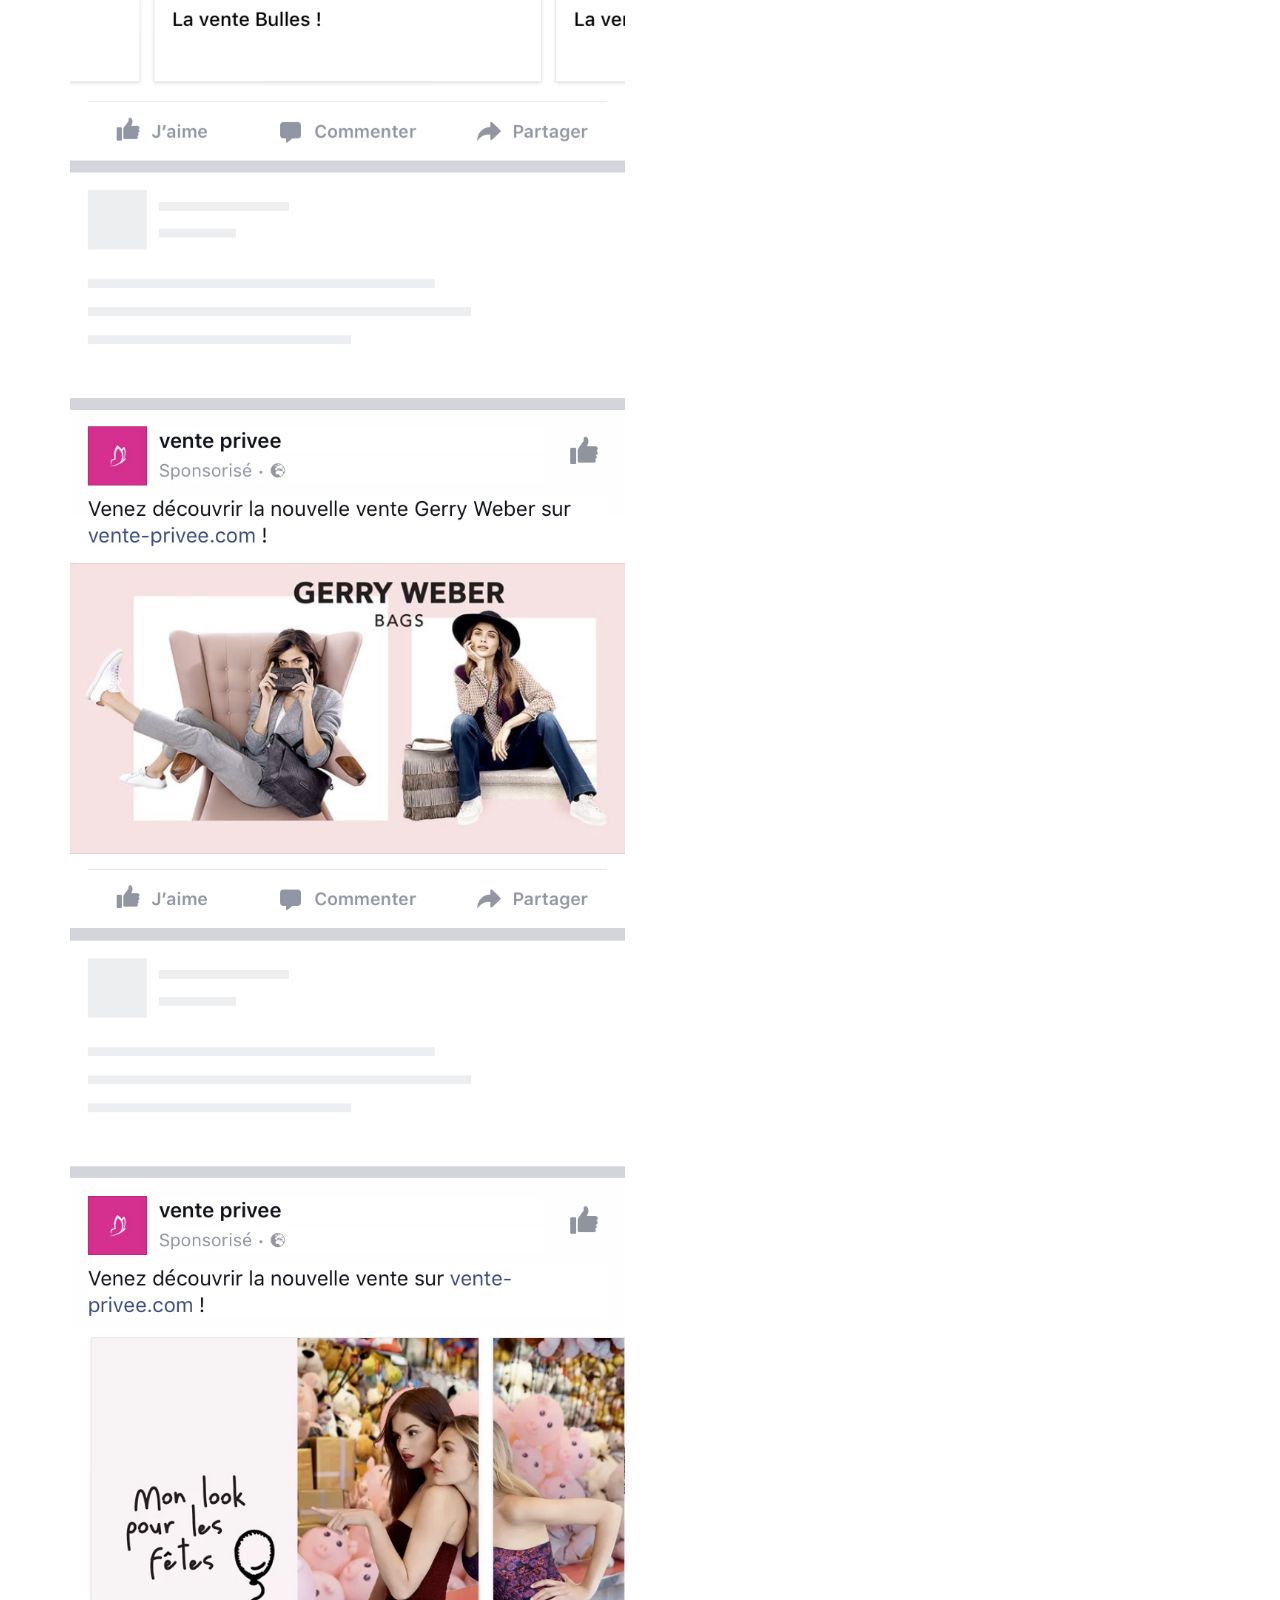
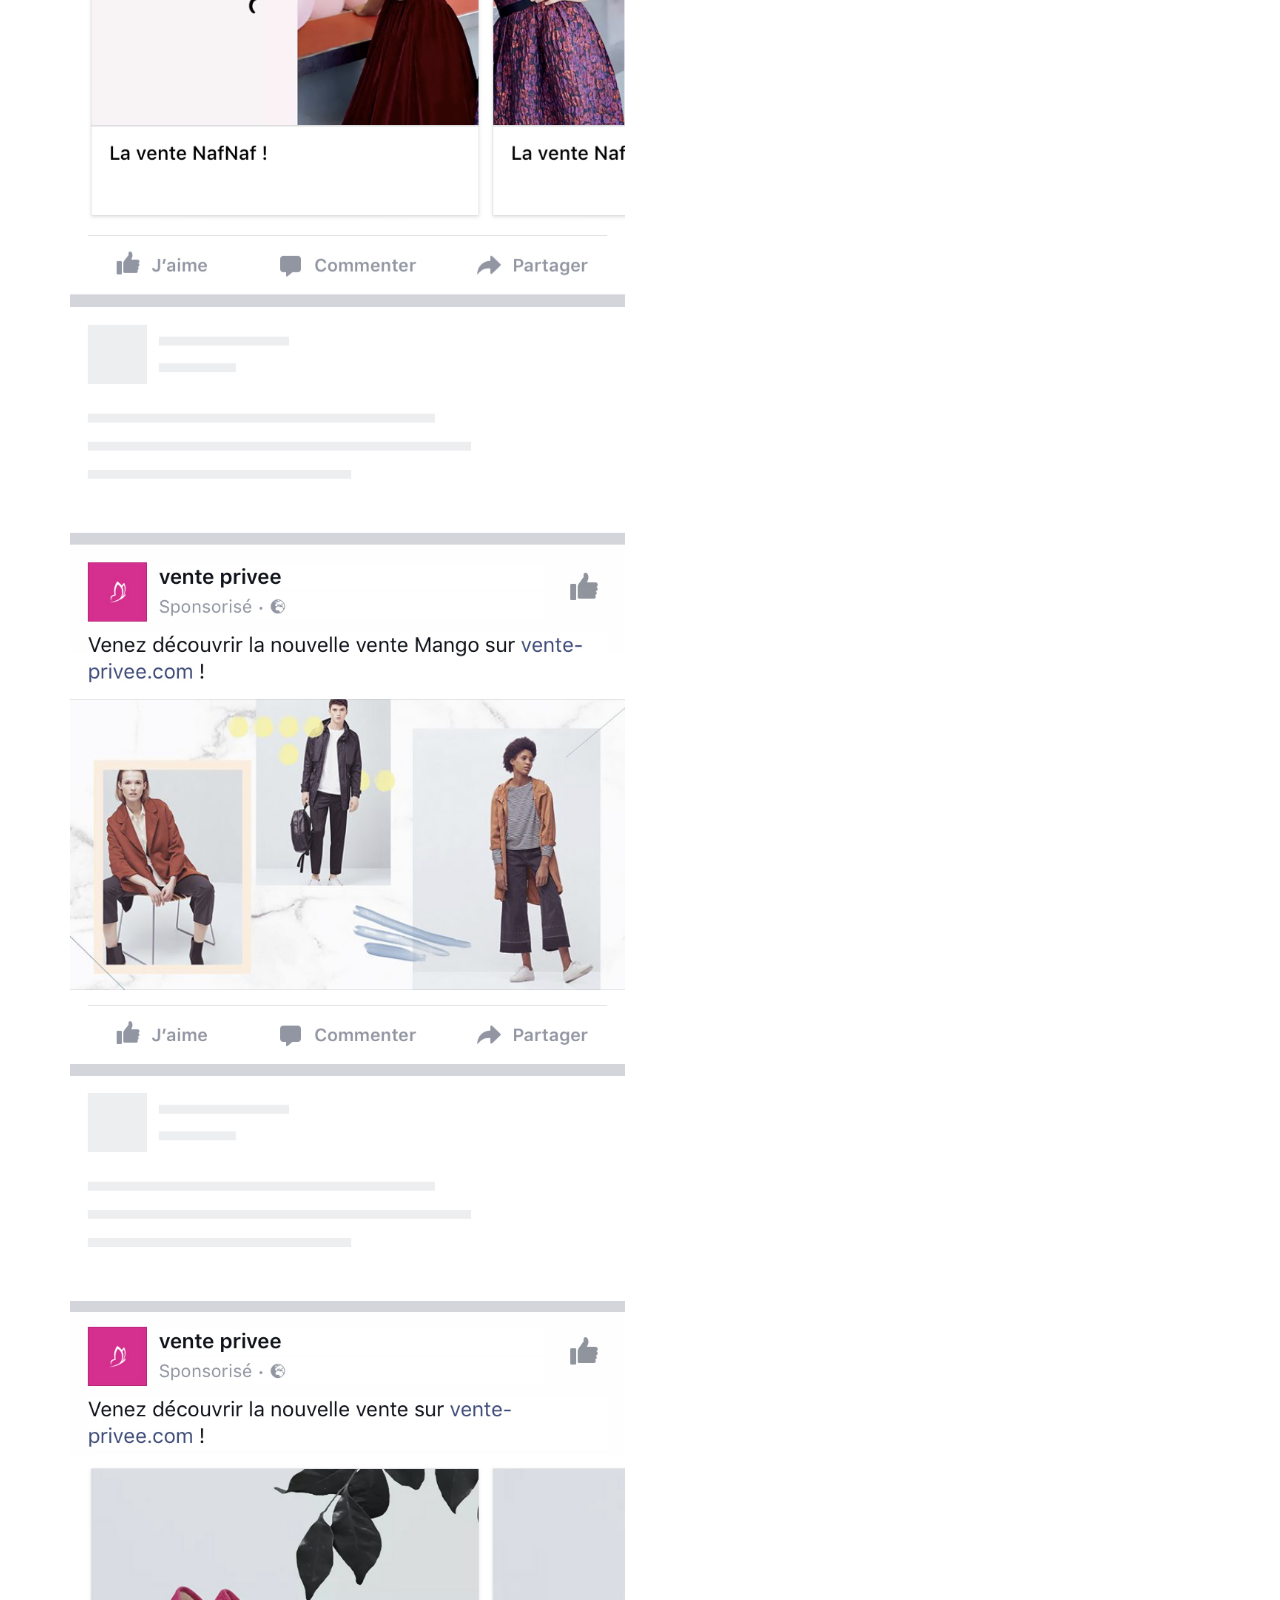
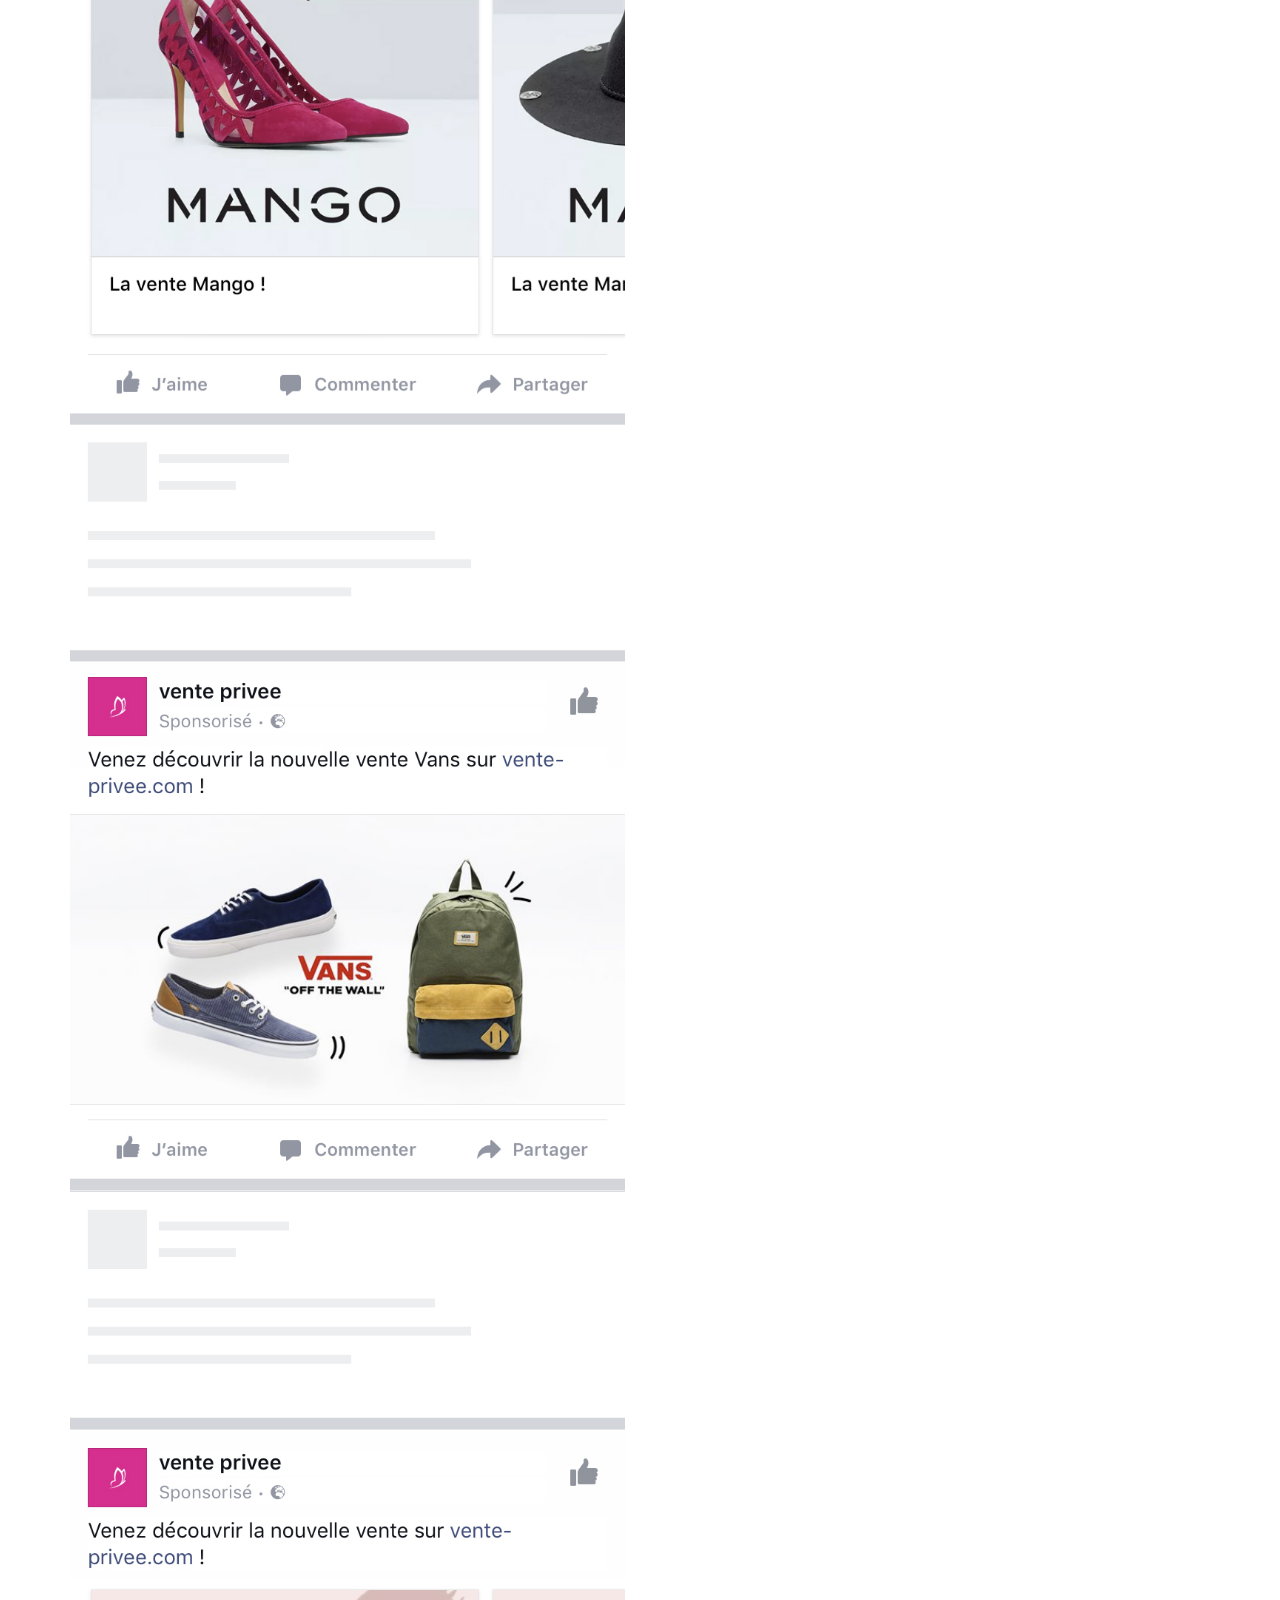
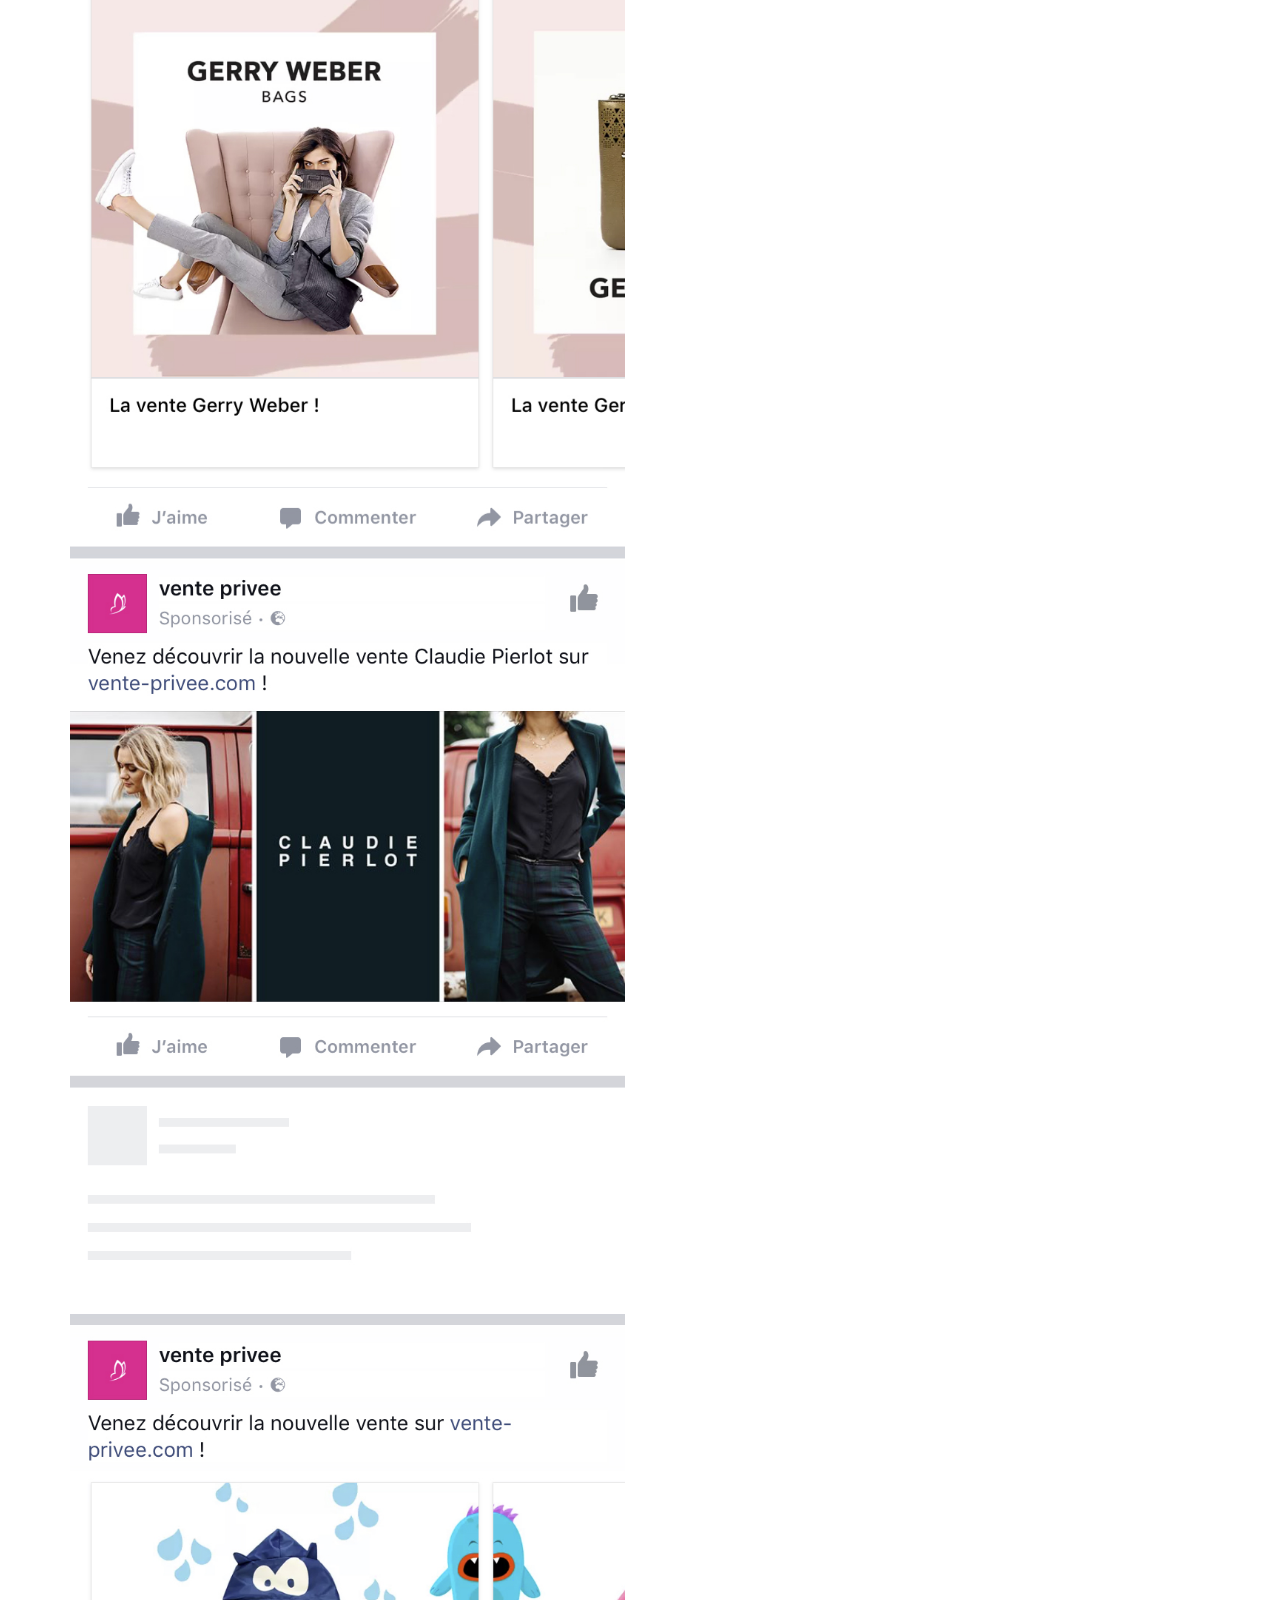
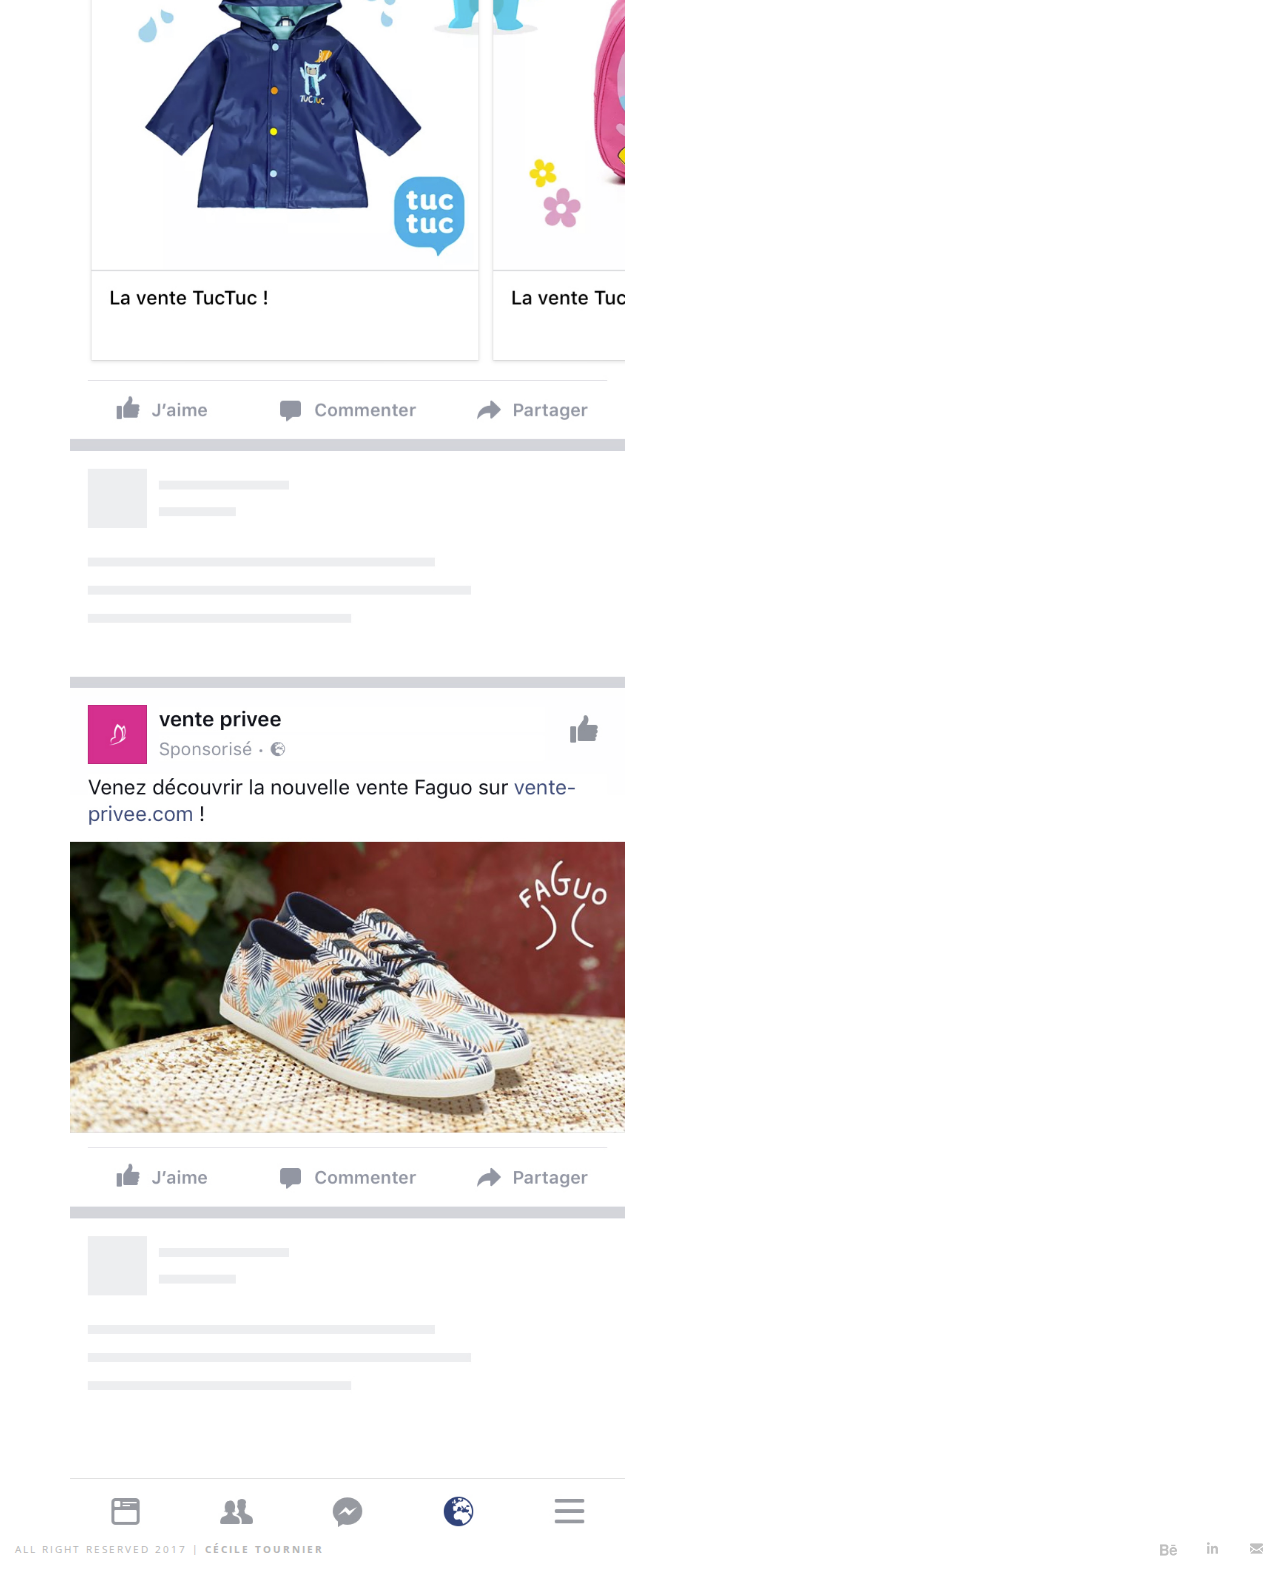
<file: vente-privee-brands-ads.html>
<!DOCTYPE html>
<html class="page-projets" lang="fr">

<head>
    <meta charset="UTF-8">
    <meta http-equiv="X-UA-Compatible" content="IE=edge">
    <meta name="viewport" content="width=device-width, initial-scale=1">
    <title>Cecile Tournier | webdesigner-graphiste </title>

    <link href="css/bootstrap.css" rel="stylesheet"/>
    <link rel="stylesheet" href="css/css.css" />
    <link href="https://fonts.googleapis.com/css?family=Open+Sans:300,400,600,700,800" rel="stylesheet"> 

    <!-- HTML5 shim and Respond.js for IE8 support of HTML5 elements and media queries -->
    <!-- WARNING: Respond.js doesn't work if you view the page via file:// -->
    <!--[if lt IE 9]>
      <script src="https://oss.maxcdn.com/html5shiv/3.7.2/html5shiv.min.js"></script>
      <script src="https://oss.maxcdn.com/respond/1.4.2/respond.min.js"></script>
    <![endif]-->
</head>

<body>
    <header>
        <div class="container">
            <div class="row">
                <div class="col-lg-11 col-md-11 col-sm-11 col-xs-11">
                    <ul class="list-unstyled list-inline menu">
                        <li id="logo"><a href="index.html"><img src="images/logo.png" alt="Cécile"/></a></li>
                        <li><a href="index.html">WORKS</a></li>
                        <li><a href="about.html"><h1>ABOUT</h1></a></li>
                    </ul>   
                </div>

                <div class="col-lg-1 col-md-1 col-sm-1 col-xs-1 contact">                                    
					<a href="contact.html">
						<img src="images/mail.png" alt="mail"/>            
						<span>CONTACT</span>
					</a>             
                </div>
            </div>
        </div>
    </header>
    <div class="wrapper">
    <div class="container projets-individuel">

        <div class="row">
            <div class="col-lg-6 col-md-6 col-sm-6 col-xs-6">
                <img src="images/vente-privee-fb-ads-1.jpg" class="img-responsive" alt=""/>
                <img src="images/visuel-fb-ads.jpg" class="img-responsive margin-top-30"/>
            </div>

            <div class="col-lg-5 col-md-5 col-sm-5 col-xs-5 col-lg-offset-1 col-md-offset-1 col-sm-offset-1 col-xs-offset-1 em-about">
                <h2>VENTE PRIVÉE BRANDS ADS</h2>
                <em>#Graphisme #SocialAds</em>

                <p class="margin-top-50">LE CONTEXTE<p/>
                <p>Actuellement en alternance chez vente privée j’ai été intégré au sein de deux équipes différentes, afin de mener divers projets avec :</p>
                <p>- L’équipe marketing acquisition, pour laquelle je réalise toutes les créas qui leur sont nécessaire afin acquérir de nouveaux membres via différents leviers : des campagnes de Facebook ads, bandeaux sur des sites d’affiliation, search google, etc.</p>
                <p> - L’équipe User Engagement, composé de webdesigner, et d’Ux pour travailler sur toutes les problématiques touchant les nouveaux membres et notamment les formulaires d’inscription.</p>

                <p class="margin-top-50">LE BRIEF<p/>
                <p>« Il s’agit ici d’une sélection de plusieurs projets de création pour des campagnes de Facebook ads, que j’ai réalisé pour l’équipe acquisition. Nous réalisions les campagnes sous deux type de format : carousel et page post link. Il arrive que certaines des créations soient soumises à validation des marques, Vente-privée avant tout BtoB puis BtoBtoC, porte au centre de son attention les marques et veille chaque jour à nourrir et conserver la meilleure relation possible avec elles.</p>

                <p class="margin-top-50">LE PROJET<p/>
                <p>La réalisation des visuels pour les campagnes de Facebook ads, passe par différentes étapes qui diverges à chaque projet selon la marque : retouche des photos produits et des photos d’ambiances marque après les shooting, montage, création de fond, détourage. À chaque marque un univers qui lui correspond en restant en concordance avec la DA des bandeaux de ventes (réalisé par une équipes créas dédiés) qui seront affichés sur le site vente privée.</p>
            </div>
        </div>
    </div>

    <footer class="container">
        <div class="row">
            <div class="col-lg-6 col-md-6 col-sm-6 col-xs-6">
            ALL RIGHT RESERVED 2017 | <em>CÉCILE TOURNIER</em>
            </div>

            <div class="col-lg-6 col-md-6 col-sm-6 col-xs-6 text-right">
                <a href="#"><img src="images/be-footer.png" alt="Behance"/></a>
                <a href="#"><img src="images/in-footer.png" alt="Linkedin"/></a>
                <a href="#"><img src="images/mail-footer.png" alt="E-mail"/></a>
            </div>
        </div>
    </footer>


</body>

</html>
</file>
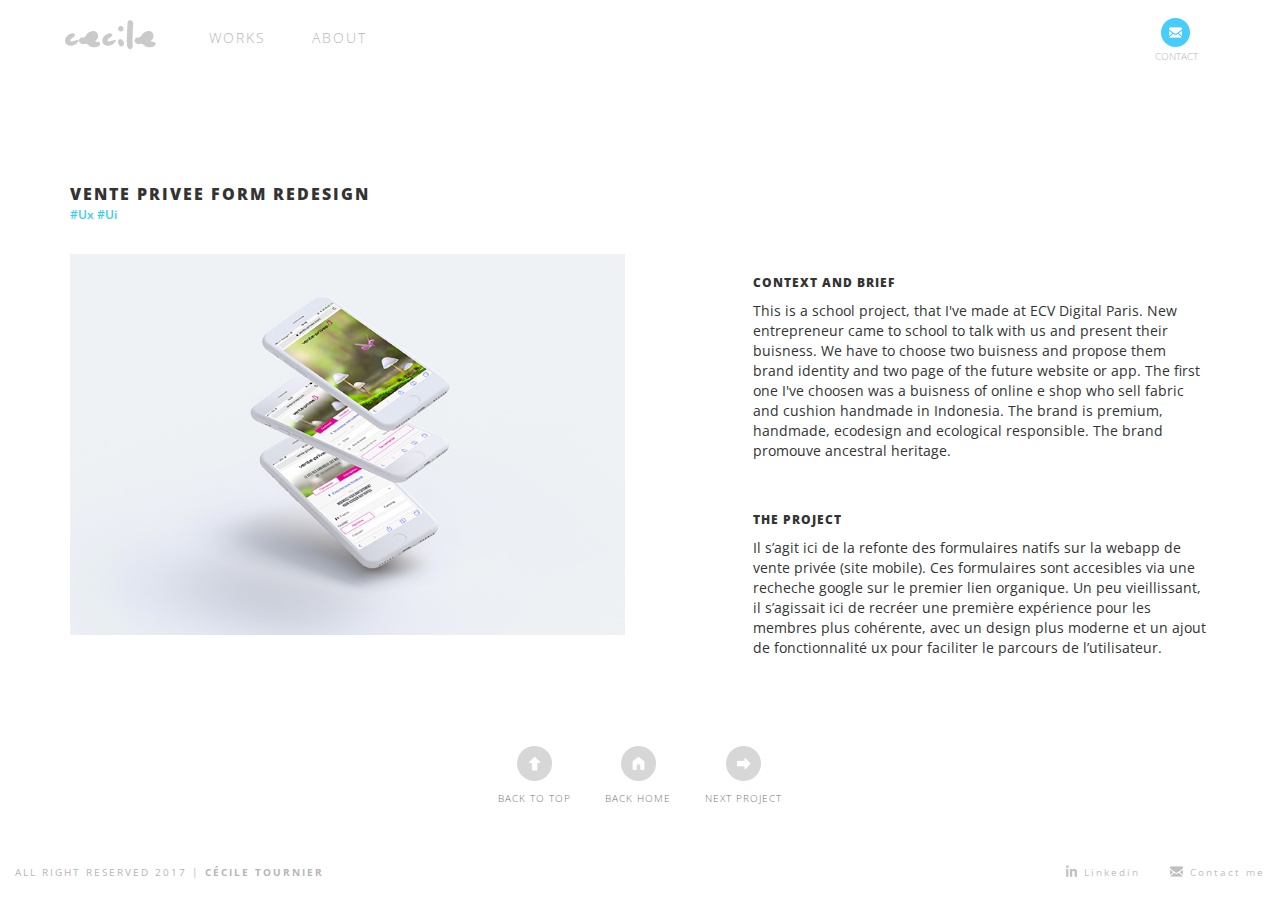
<file: vente-privee-redesign.html>
<!DOCTYPE html>
<html class="page-projets page-vp-form" lang="fr">

<head>
    <meta charset="UTF-8">
    <meta http-equiv="X-UA-Compatible" content="IE=edge">
    <meta name="viewport" content="width=device-width, initial-scale=1">
    <title>Cecile Tournier | webdesigner-graphiste </title>

    <link href="css/bootstrap.css" rel="stylesheet"/>
    <link rel="stylesheet" href="css/css.css" />
    <link href="https://fonts.googleapis.com/css?family=Open+Sans:300,400,600,700,800" rel="stylesheet"> 

    <!-- HTML5 shim and Respond.js for IE8 support of HTML5 elements and media queries -->
    <!-- WARNING: Respond.js doesn't work if you view the page via file:// -->
    <!--[if lt IE 9]>
      <script src="https://oss.maxcdn.com/html5shiv/3.7.2/html5shiv.min.js"></script>
      <script src="https://oss.maxcdn.com/respond/1.4.2/respond.min.js"></script>
    <![endif]-->

    <script async src="https://www.googletagmanager.com/gtag/js?id=UA-111014918-1"></script>
    <script>
    window.dataLayer = window.dataLayer || [];
    function gtag(){dataLayer.push(arguments);}
    gtag('js', new Date());

    gtag('config', 'UA-111014918-1');
    </script>
    
</head>

<body>
    <header>
        <div class="container">
            <div class="row">
                <div class="col-lg-11 col-md-11 col-sm-11 col-xs-11 hidden-xs">
                    <ul class="list-unstyled list-inline menu">
                        <li id="logo"><a href="index.html"><img src="images/logo.png" alt="Cécile"/></a></li>
                        <li><a href="index.html">WORKS</a></li>
                        <li><a href="about.html">ABOUT</a></li>
                    </ul>   
                </div>

                <div class="col-lg-1 col-md-1 col-sm-1 col-xs-1 contact hidden-xs">                                    
                    <a href="contact.html">
                        <img src="images/mail.png" alt="mail"/>            
                        <span>CONTACT</span>
                    </a>             
                </div>

                <div class="col-xs-6 hidden-lg hidden-md hidden-sm responsive-menu-header">
                    <a href="index.html"><img src="images/logo-responsive.png" alt="Cécile"/></a>
                </div>

                <div class="col-xs-6 hidden-lg hidden-md hidden-sm responsive-menu-header text-right">
                    <img class="menu-responsive" src="images/menu-responsive.png" alt="Menu" onclick="openNav()"/>
                </div>

                <div id="mySidenav" class="sidenav hidden-lg hidden-md hidden-sm">
                    <a href="javascript:void(0)" class="closebtn" onclick="closeNav()">&times;</a>
                    <a href="index.html">
                        <img src="images/responsive-menu-work@2x.png" class="margin-image-menu-responsive image-menu-responsive-work" alt=""/>WORK</a>
                    <a href="about.html">
                        <img src="images/responsive-menu-about@2x.png" class="margin-image-menu-responsive image-menu-responsive-about" alt=""/>ABOUT</a>
                    <a href="contact.html">
                        <img src="images/responsive-menu-contact@2x.png" class="margin-image-menu-responsive image-menu-responsive-contact" alt=""/>CONTACT</a>
                    <a href="images/cv-english-design.pdf">
                        <img src="images/responsive-menu-cv@2x.png" class="margin-image-menu-responsive image-menu-responsive-cv" alt=""/>MY CV</a>
                </div>
            </div>
        </div>
    </header>
    <div class="wrapper">
        <div class="container projets-individuel">

            <div class="row">
                <div class="col-lg-12 col-md-12 col-sm-12 col-xs-12 em-about">
                    <h2>VENTE PRIVEE FORM REDESIGN</h2>
                    <em>#Ux #Ui</em>
                </div>
            </div>

            <div class="row">
                <div class="col-lg-6 col-md-6 col-sm-12 col-xs-12 hidden-md">
                    <img src="images/vp-form1.jpg" class="img-responsive margin-top-30" alt=""/>
                </div>

                 <div class="col-lg-6 col-md-6 col-sm-12 col-xs-12 hidden-xs hidden-lg hidden-sm">
                    <img src="images/vp-form1tablette.jpg" class="img-responsive margin-top-30" alt=""/>
                </div>

                <div class="col-lg-5 col-md-5 col-sm-12 col-xs-12 col-lg-offset-1 col-md-offset-1">

                    <p class="margin-top-50">CONTEXT AND BRIEF<p/>
                    <p>This is a school project, that I've made at ECV Digital Paris. New entrepreneur came to school to talk with us and present their buisness. We have to choose two buisness and propose them brand identity and two page of the future website or app. The first one I've choosen was a buisness of online e shop who sell fabric and cushion handmade in Indonesia. The brand is premium, handmade, ecodesign and ecological responsible. The brand promouve ancestral heritage.</p>

                    <p class="margin-top-50">THE PROJECT<p/>
                    <p>Il s’agit ici de la refonte des formulaires natifs sur la webapp de vente privée (site mobile). Ces formulaires sont accesibles via une recheche google sur le premier lien organique. Un peu vieillissant, il s’agissait ici de recréer une première expérience pour les membres plus cohérente, avec un design plus moderne et un ajout de fonctionnalité ux pour faciliter le parcours de l’utilisateur.</p>

                </div>
            </div>

            

            <div class="row">
                <div class="col-lg-12 col-md-12 col-sm-12 col-xs-12 text-center">
                    <ul class="block-menu-projet">
                    <li class="elipse-projets">
                        <a href="#logo">
                            <img src="images/backtotop@2x.png" alt="mail"/>            
                            <span>BACK TO TOP</span>
                        </a> 
                    </li>

                    <li class="elipse-projets">
                        <a href="index.html">
                            <img src="images/backhome@2x.png" alt="mail"/>            
                            <span>BACK HOME</span>
                        </a> 
                    </li>

                    <li class="elipse-projets">
                        <a href="kain.html">
                            <img src="images/nextproject@2x.png" alt="mail"/>            
                            <span>NEXT PROJECT</span>
                        </a> 
                    </li>
                    </ul>

                </div>
            </div>
        </div>

        <footer class="container">
            <div class="row">
                <div class="col-lg-6 col-md-6 col-sm-6 hidden-xs">
                ALL RIGHT RESERVED 2017 | <em>CÉCILE TOURNIER</em>
                </div>

                <div class="col-lg-6 col-md-6 col-sm-6 text-right hidden-xs">
                    <!--<a href="#"><img src="images/be-footer.png" alt="Behance"/></a>!-->
                    <a href="https://www.linkedin.com/in/c%C3%A9cile-tournier-760920b4/" target="_blank"><img src="images/in-footer.png" alt="Linkedin"/> Linkedin</a>
                    <a href="contact.html"><img src="images/mail-footer.png" alt="Contact me"/> Contact me</a>
                </div>

                <div class="col-xs-12 text-center hidden-lg hidden-sm hidden-md">
                ALL RIGHT RESERVED 2017 | <em>CÉCILE TOURNIER</em>
                </div>

            </div>
        </footer>
    </div>

    <script>
    function openNav() {
    document.getElementById("mySidenav").style.width = "250px";
    }

    function closeNav() {
        document.getElementById("mySidenav").style.width = "0";
    }
    </script>

</body>

</html>
</file>
<file: css/css.css>
html{
	width : 100%;
	height : 100%;
}

.img-responsive {
	display: inline-block;
}

body{
	/*width : 100%;
	height : 100%;*/
	padding: 0;
	margin: 0;
	font-family: 'Open Sans', sans-serif;
	font-size: 14px;
	font-style: normal;
}

ol, ul{margin: 0}
ul{padding: 0;}
ul li{ list-style: none;}

a, a:hover{
	text-decoration: none;
}

header {
	width: 100%;
	height: 76px;
	font-weight: 300;
	line-height: 76px;
	margin-bottom: 100px;
	letter-spacing: 2px;
}

h1 {
	font-size: 14px;
	font-weight: 600;
}

header a {
	color: #b6b6b6;
}

header a:hover {
	color: #37cdf7;
}

.menu li {
	padding: 0 20px;
}

#logo {
	padding-left: 0;
}


header .contact {
	line-height: 18px;
	margin-top: 18px;
	letter-spacing: 0;
}

.contact {
	text-align: center;
}

.contact a {
	font-weight: 300;
	font-size: 10px;
	display: block;
	text-align: center;
}

.contact span {
	display: block;
}	

h2 {
	font-weight: 900;
	font-size: 12px;
	letter-spacing: 2px;
	margin-top: 10px;
	margin-bottom: 50px;
}

.hideme
{
    opacity:0;
}

.presentation-index {
	margin-bottom: 100px;
}


.button-contact-me {
	background-color: #37cdf7;
	border-radius: 30px;
	border: 0;
	padding: 6px 30px;
	letter-spacing: 2px;
	font-size: 11px;
	font-weight: 500;
	color: #fff;
}
.button-contact-me a {
	color: #fff;
}

.presentation-index .button-contact-me {
	margin-top: 10px;
}

.button-contact-me:hover {
	background-color: #7ce2ff;
}

.presentation-index p {
	font-weight: 300;
	letter-spacing: 0;
	font-size: 16px;
	line-height: 8px;
}

.presentation-index em {
	font-weight: 900;
	font-size:20px;
	letter-spacing: 2px;
	font-style: normal;
	text-transform: uppercase;
}

.hello-presentation {
	padding-bottom: 10px;
}

.wrapper {
	min-height: 100%;
	position:relative;	
	padding-bottom: 25px;
}

footer {	
	
	font-size: 10px;
	letter-spacing: 2px;
	font-weight: 400;
	color: #b6b6b6;	

	margin: 10px 0;

	position: absolute;
	bottom: 0px;
	left: 0;
	width: 100% !important;
}

footer div {
	padding: 0;
}

footer em {
	font-style: normal;
	font-weight: 700;
}

footer img {
	margin-left: 25px;
}

footer a {
	opacity: 0.6;
	color: #979797;
}


footer a:hover {
	opacity: 1;
	color: #979797;

}

.hideme a {
	color: #000;
}

.hidemo a  {
	color: #000;
}


/*********************************************************           ABOUT          */

.photo-moi {
	width: 100%;
	margin-bottom: 60px;
}

.page-about header {
	margin-bottom: 50px;
}

.page-about h2 {
	font-weight: 900;
	font-size: 16px;
	margin-bottom: 25px;
	margin-top: 100px;
}

.competences {
	background-color: #f1f1f1;
	height: 290px;
	padding: 57px 46px;
}

.page-about .button-contact-me {
	margin-left: 0;
	margin-top: 30px;
}

.page-about .button-CV-me {
	margin-top: 10px;
}

.competences h2 {
	color: #878787;
	margin-bottom: 10px;
	margin-top: 10px;
}

.competences p {
	color: #878787;
	font-size: 12px;
	line-height: 13px;
	margin-bottom: 30px;
}

.page-about p a {
	color: #000;
	font-weight: 500;
	color: #9f9f9f;
}

.page-about p a:hover {
	color: #37cdf7;
}

.em-about em {
	font-style: normal;
	font-weight: 600;
}

.button-contact-me-blue {
	background-color: #f6de16;
}

.button-contact-me-blue:hover {
	background-color: #ffed55;
}

.margin_bottom_70_lg {
	margin-bottom: 70px;
}

/*********************************************************           CONTACT           */

.page-contact header {
	margin-bottom: 0px;
}

.ajuster-contenu-verticalement {
	/*margin-top: 45vh; /* poussé de la moitié de hauteur de viewport
  	transform: translateY(-50%); /* tiré de la moitié de sa propre hauteur */
  	margin-top: 100px;
}

.col-contact-padding {
	padding: 0 60px;
}

.col-contact-border {
	border-left: 1px solid #dcdcdc; 
	padding: 0 60px;
}

.input-group-addon {
	background-color: #fff;
	border: 1px solid #dfdfdf;
	border-right: none;
}

.form-control {
	box-shadow: none;
	border: 1px solid #dfdfdf;
	transition: border-width ease-in-out .15s;
}

.form-control:not(:focus) {
	border-left: 0px;
}

.form-control:focus {
	outline: 1px;
}

.form-contact {
	margin-bottom: 10px;
}

.form-message .form-control {
	border-radius: 4px !important;
	margin-top: 30px;
	max-width: 100%;
}

.form-message .form-control:not(:focus) {
	border-left: 1px solid #dfdfdf;	
}


.form-submitted {
	border-radius: 5px;
	border: 1px solid;
	margin-top: 20px;
	padding: 3px;
	display:none;
}
.form-submitted-success {
	border-color:#004520;
	background-color:#afdfc6;
	color: #004520;
}
.form-submitted-error {
	border-color:#70000e;
	background-color:#ff99a6;
	color: #70000e;
}

.page-contact header {
	margin-bottom: 100px;
}

.page-contact p a {
	color: #000;
	font-weight: 500;
	color: #9f9f9f;
}

.page-contact p a:hover {
	color: #37cdf7;
}


.page-contact h2 {
	font-weight: 900;
	font-size: 16px;
	margin-bottom: 40px;
}

.looking-for {
	margin-bottom: 70px;
}

.page-contact .button-contact-me {
	margin-left: 0;
	margin-top: 30px;
}

.contact-reseau {	
	margin-bottom: 0px;
	position: relative;
	
	width: 100%;
}

.contact-reseau-list {	
	margin: 0px;
	width: 100%;	
}
.contact-reseau-list li {
	padding: 0 15px;
	opacity: 0.6;	
}

.contact-reseau-list li:hover {
	opacity: 1;
}


.contact-reseau-click {
	
	color: #b2b2b2;
	font-weight: 400;
	font-style: normal;
	font-size: 0.8em;
	width:100%;
	text-align: center;	
	position: absolute;
	margin-top: 6px;
	color: 
	
}

.contact-reseau-title {
	color: #878787;
	font-weight: 300;
	font-style: normal;
	position: absolute;
	width:100%;
	text-align: center;	
	top: 45px;
}

.form-message .input-group {
	width: 100%;
}

.form-submitted  {

}

.form-submitted-success {
	background-color: #8ddd82;
	border: none;
	font-size: 14px;
	padding: 10px 0;;
}

.form-submitted-error {
	border: none;
	font-size: 14px;
	padding: 10px 0;
}


/*********************************************************                       VP             */


.page-projets header {
	margin-bottom: 100px;
}

.page-projets h2 {
	font-weight: 900;
	font-size: 16px;
	margin-bottom: 0;
}

.projets-individuel em {
	color: #37cdf7;
	font-size: 12px;
}

.margin-top-50 {
	margin-top: 50px;
	letter-spacing: 1px;
	font-weight: 800;
	font-size: 12px;
}

.margin-top-30 {
	margin-top: 30px;
}

.margin-bottom-60 {
	margin-bottom: 60px;
}

.elipse-projets {
	text-align: center;
	margin-top: 18px;
	letter-spacing: 0;
}

.elipse-projets img {
	height: 35px;
	width: 35px;
}

li { 
	list-style: none;
	display: inline-block;
	padding: 0 15px;
}


.elipse-projets a {
	font-weight: 300;
	font-size: 10px;
	display: block;
	text-align: center;
	color: #787878;
	letter-spacing: 1px;
}

.elipse-projets span {
	display: block;
	margin-top: 10px;
}	

.elipse-projets a:hover {
	opacity: 0.5;
}

.block-menu-projet {
	margin-bottom: 60px;
}

.image-menu-responsive-cv {
	width: 20px;
	height: 21px;
}

.image-menu-responsive-contact {
	width: 20px;
	height: 15px;
}

.image-menu-responsive-about {
	width: 21px;
	height: 21px;
}

.image-menu-responsive-work {
	width: 20px;
	height: 29px;
}

.page-vp-form .block-menu-projet {
	margin-top: 60px;
}

/*************************************************************** RESPONSIVE **********/

/*md*/ 
@media screen and (min-width: 991px) and (max-width: 1200px) {

.page-about h2 {
	margin-top: 35px;
}

.competences h2{
	margin-top: 12px;
}

.page-about .button-contact-me {
	margin-bottom: 40px;
}

}

/*sm*/ 
@media screen and (min-width: 767px) and (max-width: 991px) {

.page-about h2 {
	margin-top: 0;
}

.competences-webd {
	margin-bottom: 30px;
	padding: 57px 150px;
}

.competences h2{
	margin-top: 12px;
}

.competences-graphic {
	padding: 57px 70px;
}

.competences-coding {
	padding: 57px 65px;
}

.margin-top-sm-plus {
	margin-top: 80px;
}

.margin-top-sm {
	margin-top: 60px;
}

.col-contact-padding {
	padding: 0 60px 0 0;
}

.col-contact-border {
	padding: 0 0 0 60px;
}
	
.margin_bottom_70_lg {
	margin-bottom: 0px;
}
	
.margin_bottom_70_sm {
	margin-bottom: 70px;
}



}


/*xs*/ 
@media screen and (max-width: 767px) {

.page-about h2 {
	margin-top: 0;
}


h1 {
	font-size: 20px;
}

.page-about h2 {
	font-size: 20px;
}

.col-contact-padding, .col-contact-border {
	padding: 40px;
}

.find-me {
	margin-top: 150px;
}

.contact-me-block {
	margin-top: 160px;
}
	
.margin_bottom_70_lg {
	margin-bottom: 0px;
}
	
.margin_bottom_70_sm {
	margin-bottom: 70px;
}

.ajuster-contenu-verticalement {
	margin-top: 40px;
}

header {
	background-image: none;
}

.page-about .button-CV-me {
	margin-bottom: 100px;
}

.button-contact-me {
	padding: 10px 36px;
	font-size: 13px;
}

.competences-webd, .competences-graphic {
	margin-bottom: 50px;
}

.contact-me-block {
	margin-top: 60px;
}

.page-contact footer {
	margin-top: 70px;
}

.competences h2{
	margin-top: 12px;
}

.competences p {
	font-size: 13px;
	line-height: 15px;
}

.page-about .button-contact-me-blue {
	margin-bottom: 100px;
}

.margin-top-sm {
	margin-top: 50px;
}

.hideme, .hidemo {
	text-align: center;
}

.ajuster-contenu-verticalement {
	margin-top: 30px; /* poussé de la moitié de hauteur de viewport */
  	transform: translateY(-0%); /* tiré de la moitié de sa propre hauteur */
}

.menu-responsive {
	cursor: pointer;
}

.sidenav {
    height: 100%;
    width: 0;
    position: fixed;
    z-index: 1;
    top: 0;
    left: 0;
    background-color: #F7F7F7;
    overflow-x: hidden;
    transition: 0.5s;
    padding-top: 60px;
}

.sidenav a {
    padding: 8px 8px 2px 32px;
    text-decoration: none;
    font-size: 16px;
    font-weight: 400;
	letter-spacing: 2px;
    color: #000;
    display: block;
    transition: 0.3s;
}

.sidenav a:active {
    color: #37cdf7;
}

.sidenav .closebtn {
    position: absolute;
    top: 0;
    right: 25px;
    font-size: 36px;
    margin-left: 50px;
}

.closebtn {
	font-weight: 200 !important;
}

.margin-image-menu-responsive {
	margin-right: 30px;
}


}

@media screen and (max-height: 450px) {
  .sidenav {padding-top: 15px;}
  .sidenav a {font-size: 18px;}
}
</file>
